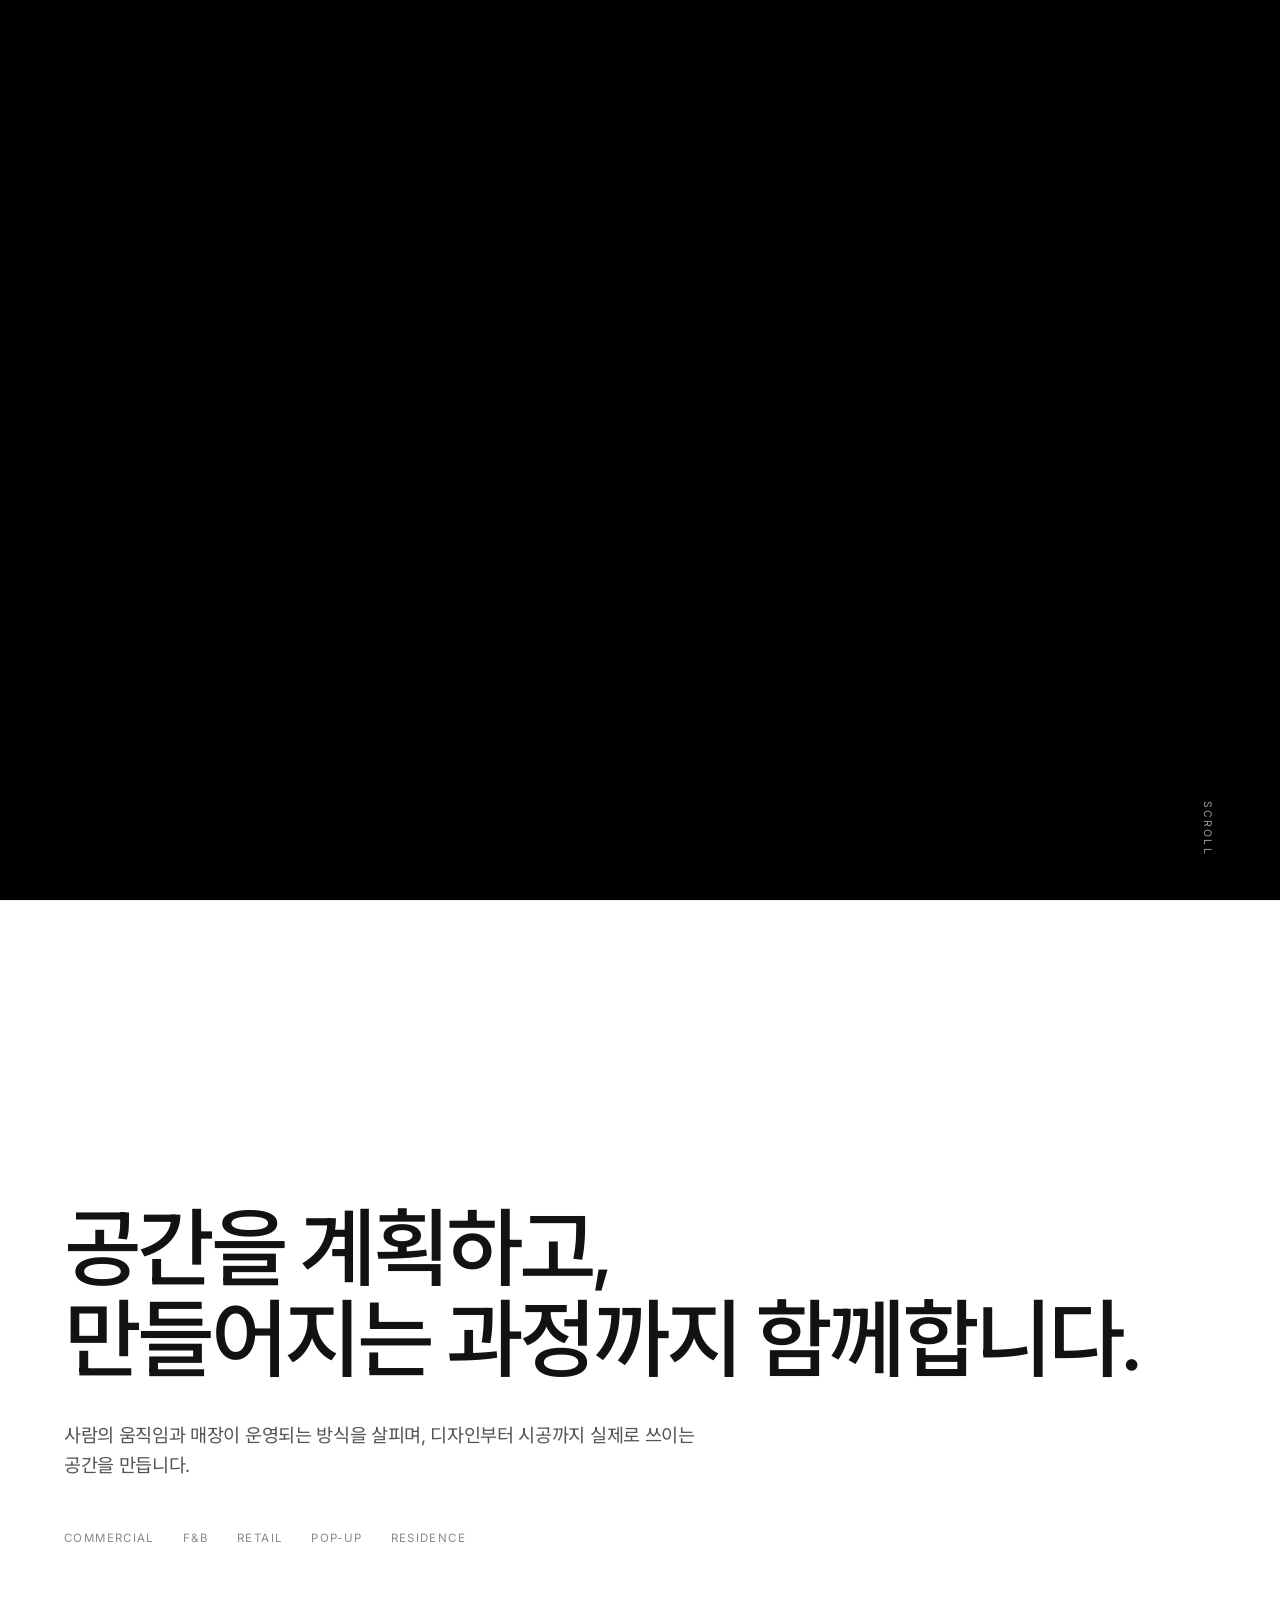
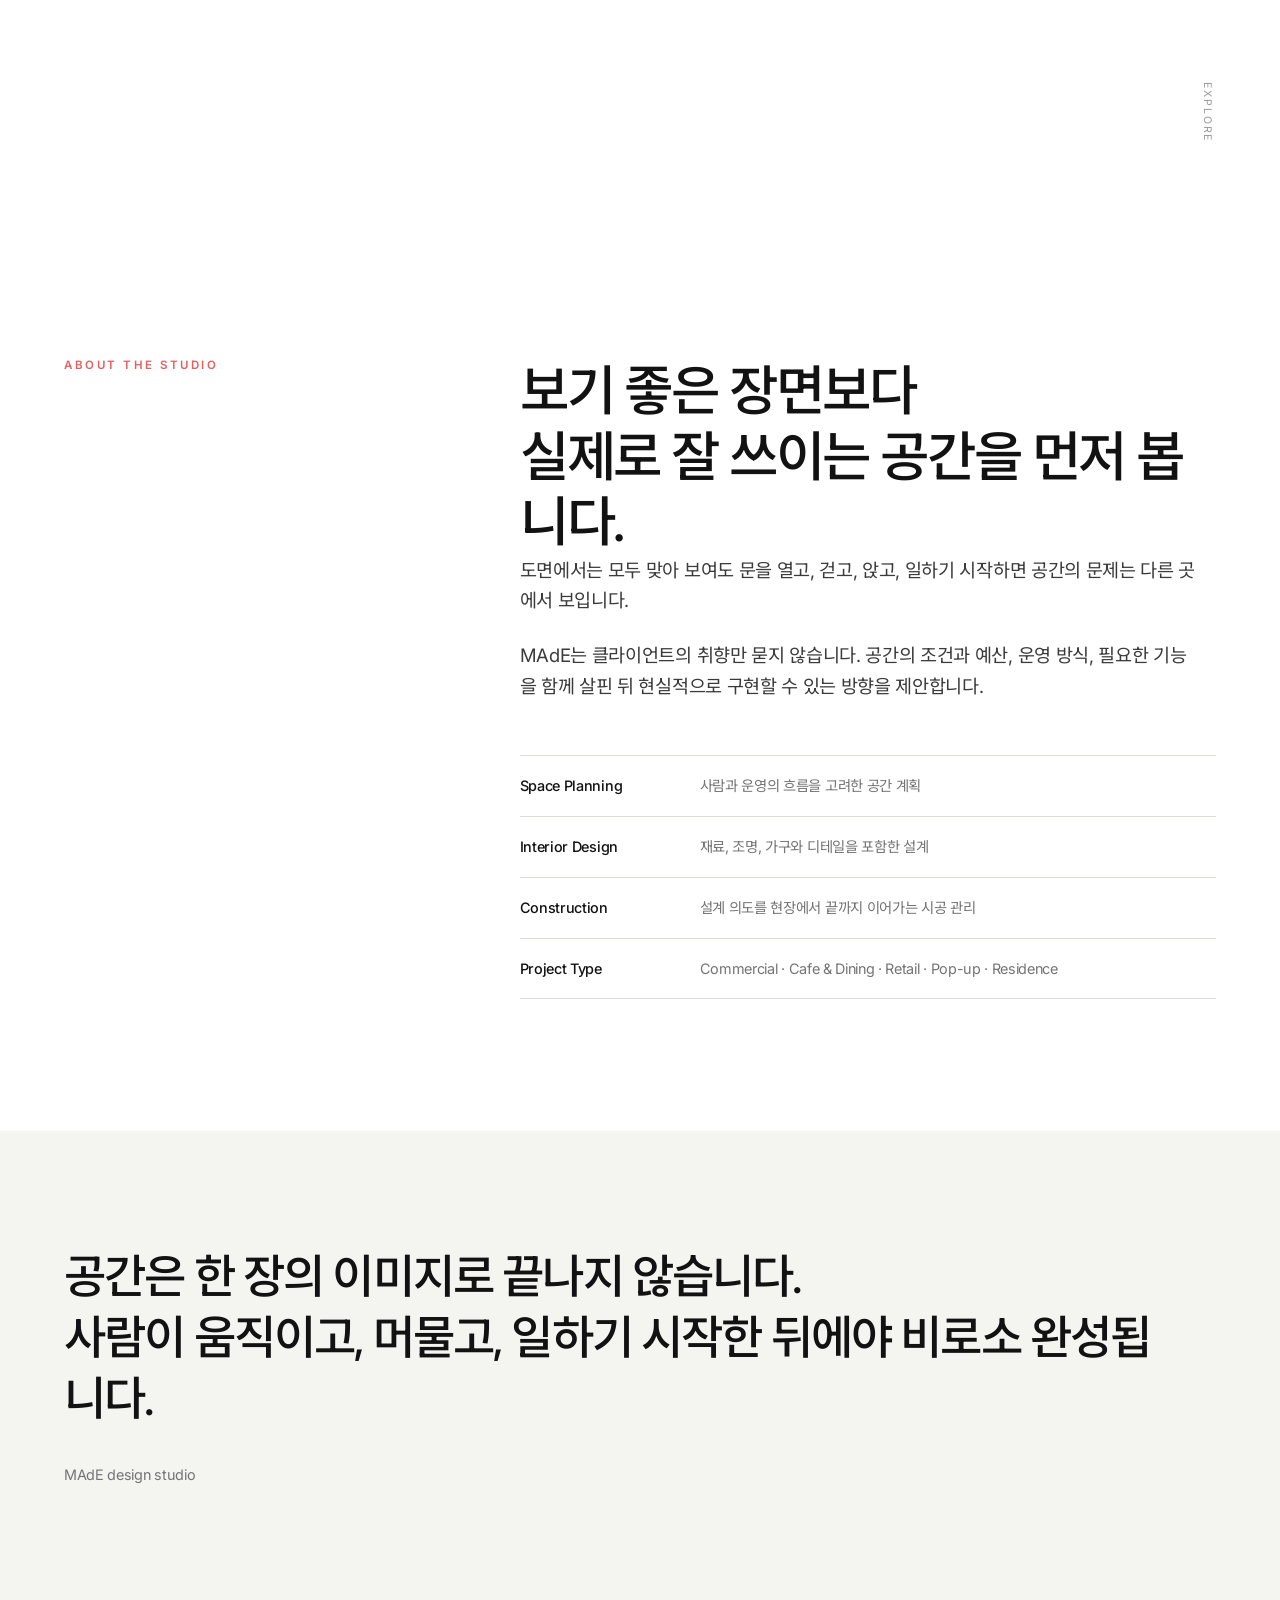
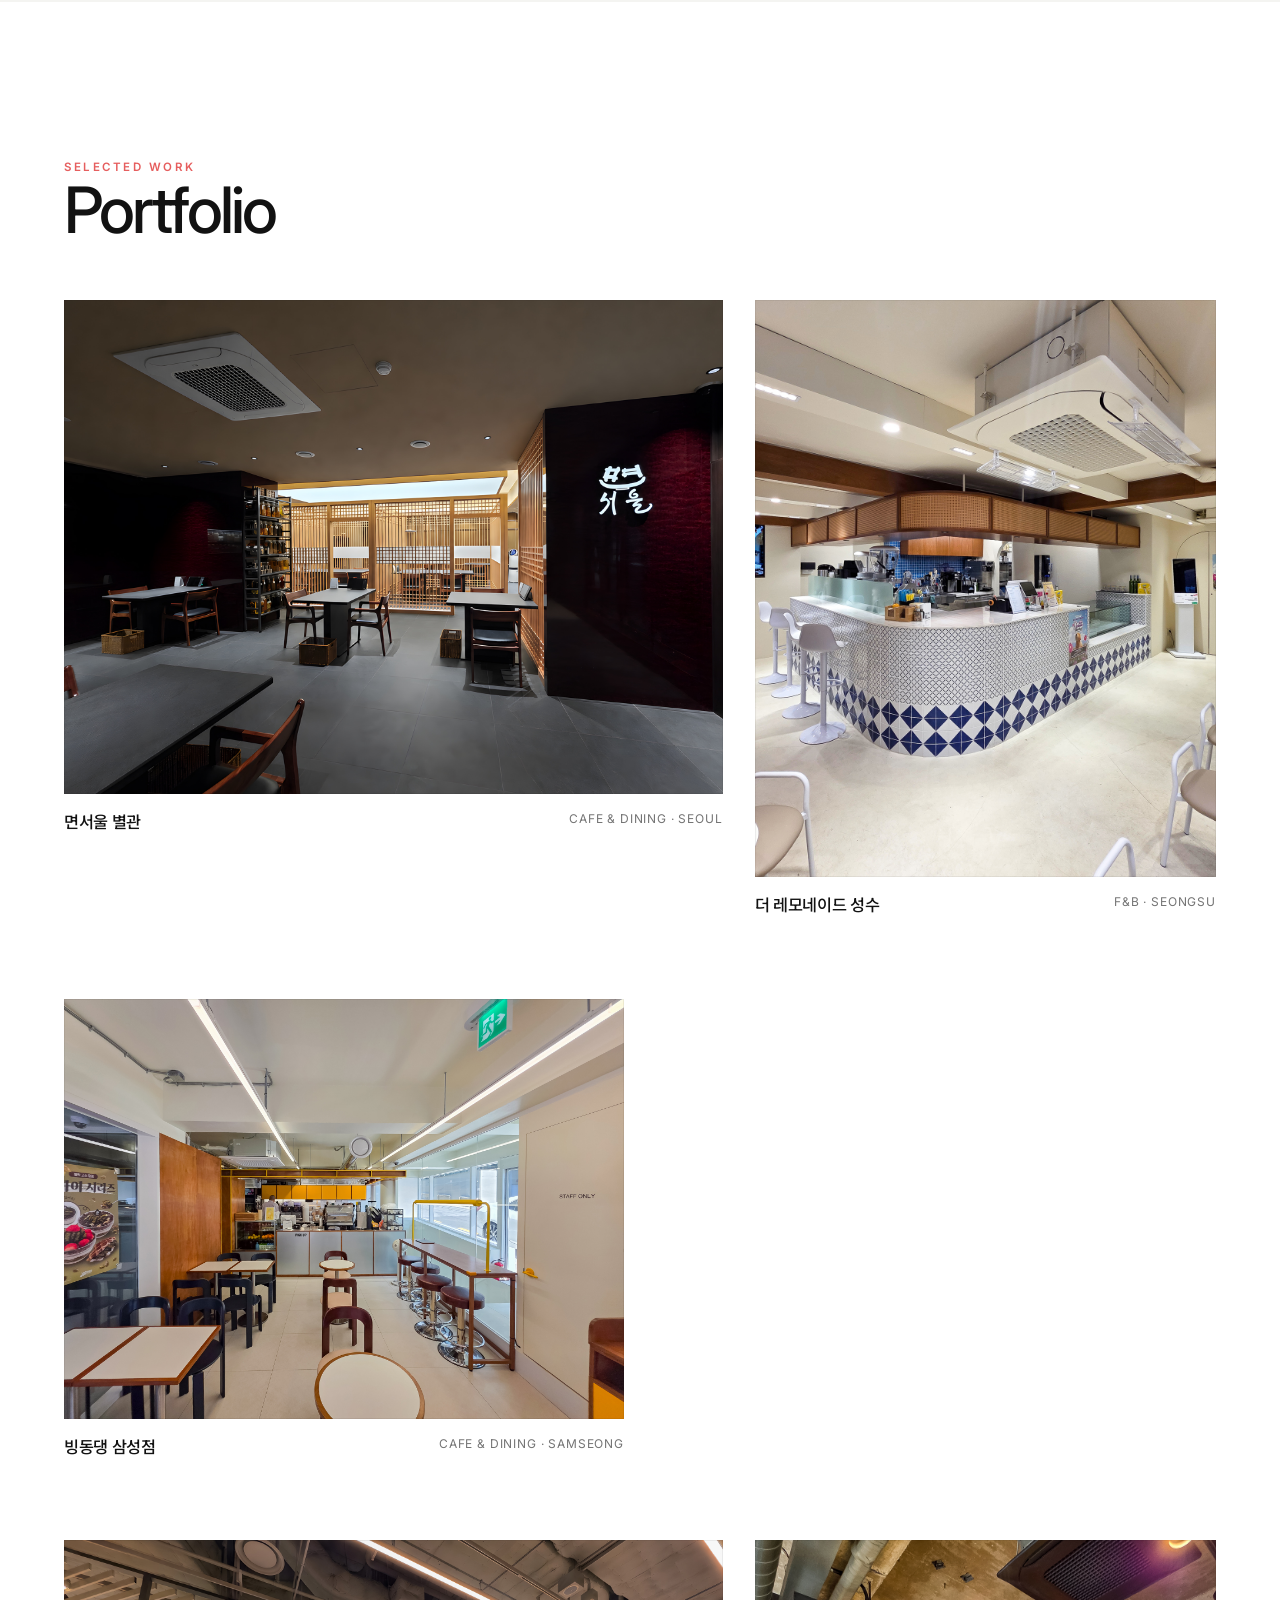
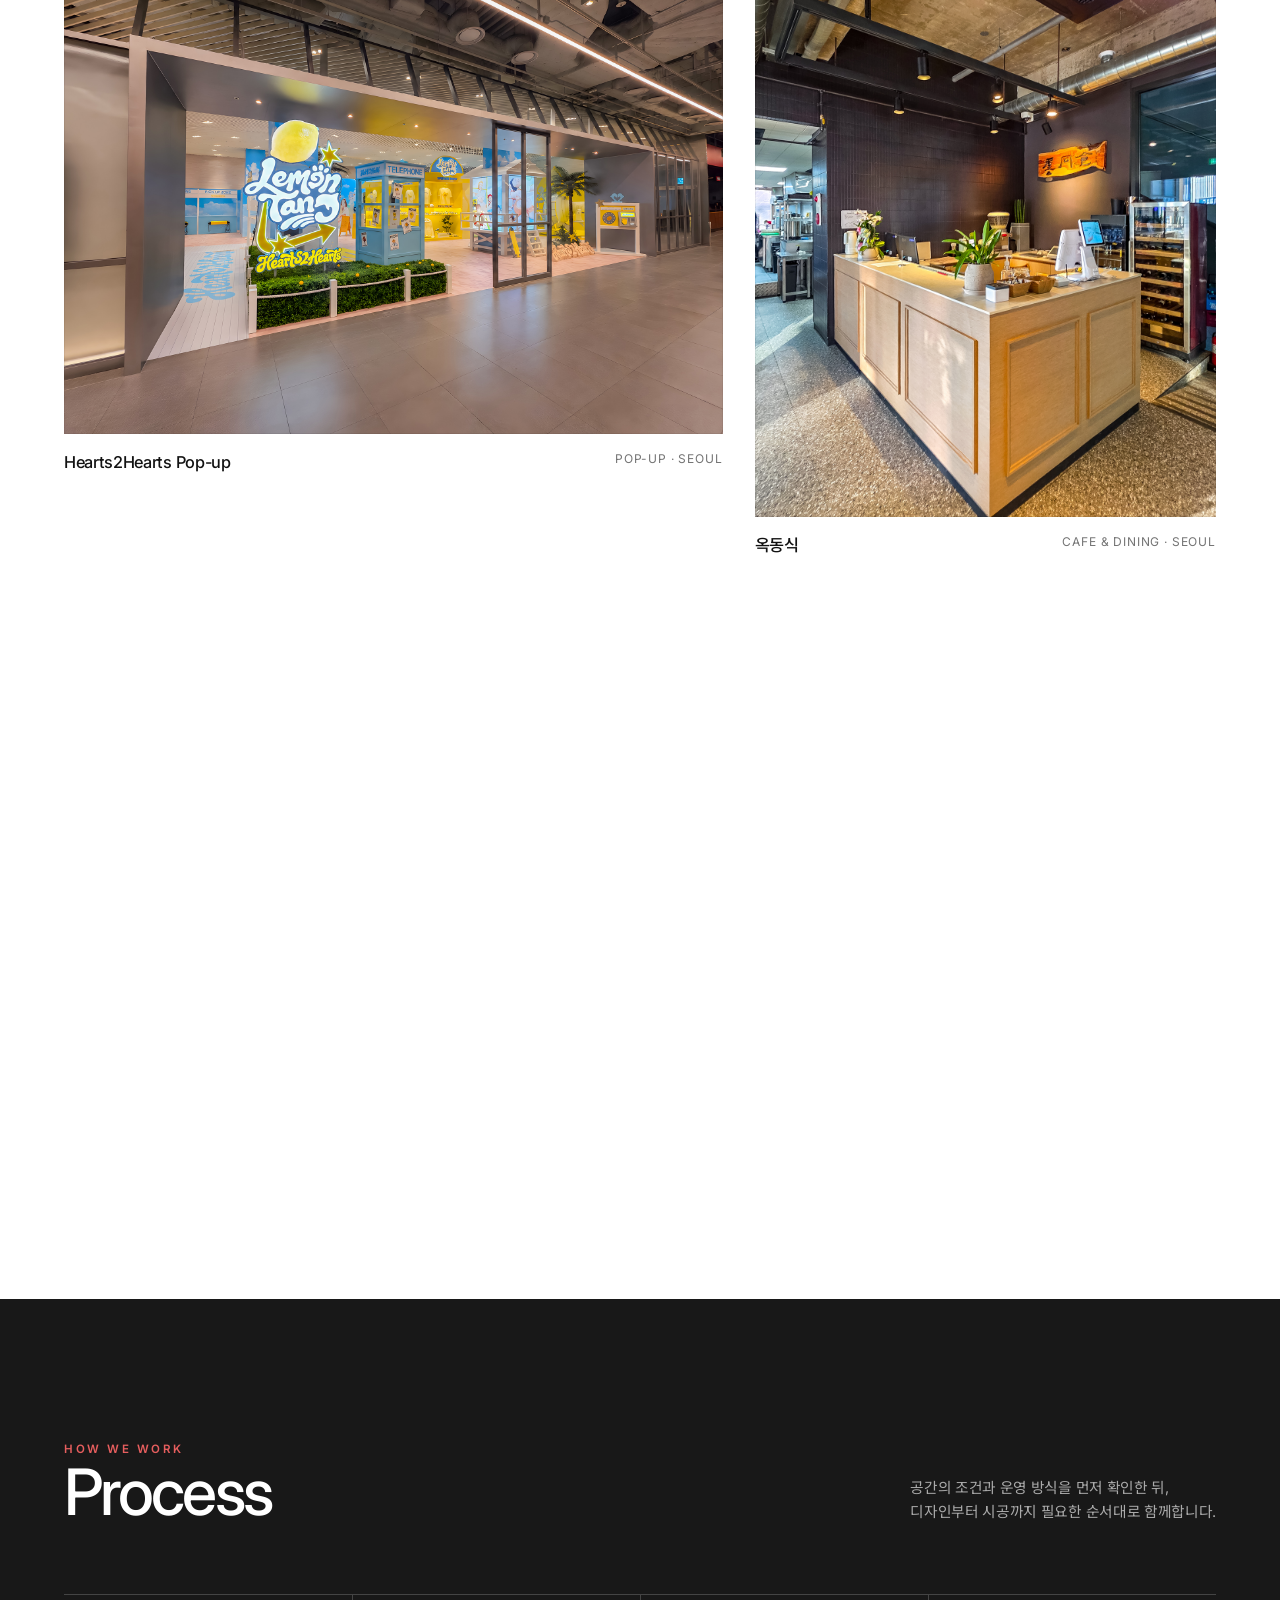
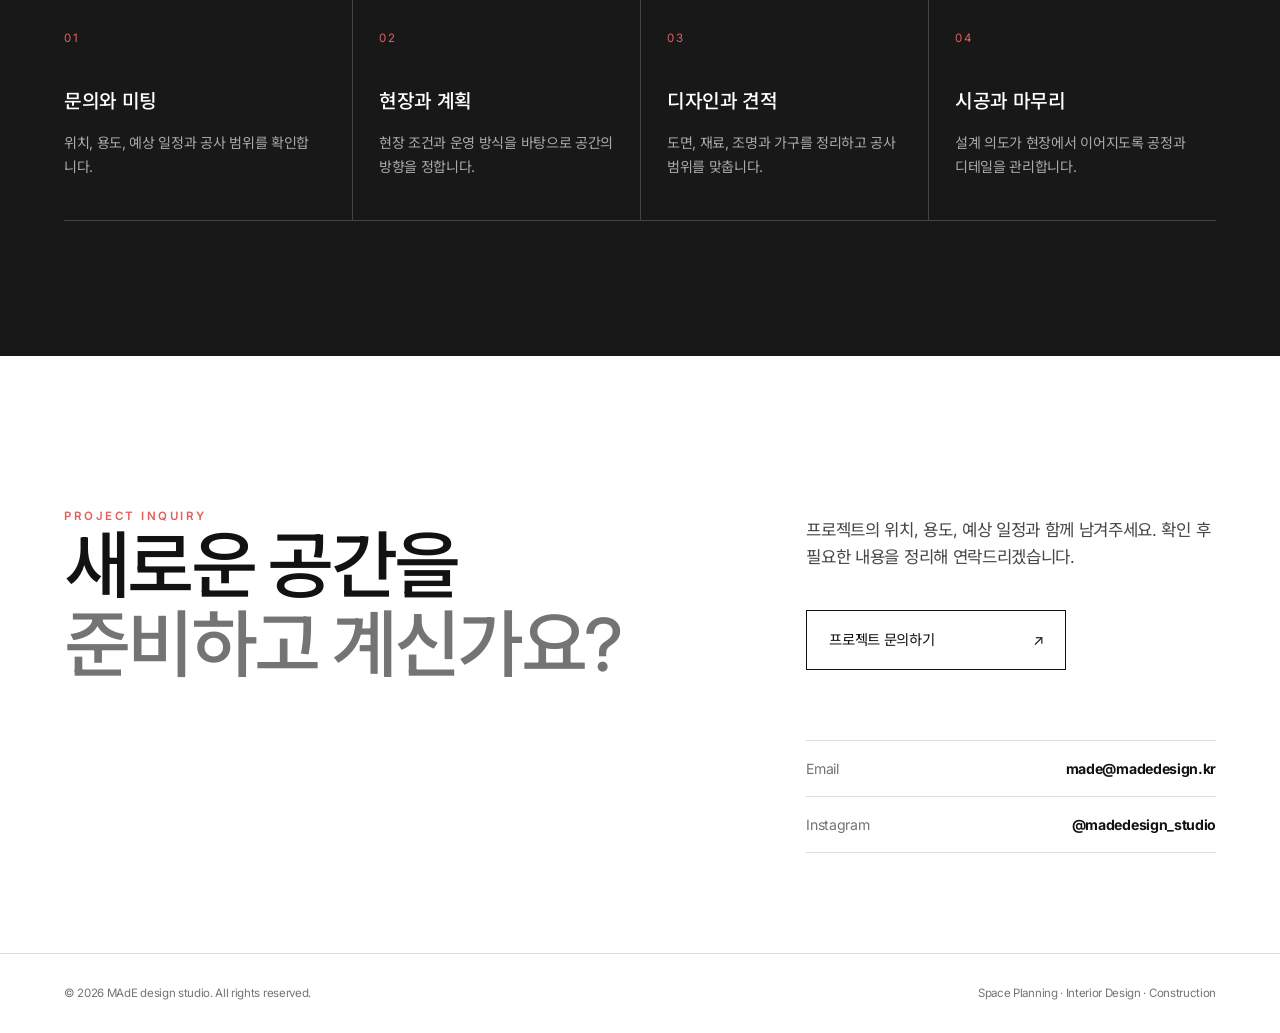
<file: index.html>
<!DOCTYPE html>
<html lang="ko">
<head>
  <meta charset="UTF-8">
  <meta name="viewport" content="width=device-width, initial-scale=1.0">
  <meta name="description" content="MAdE design studio — 공간 기획, 인테리어 설계와 시공을 함께합니다.">
  <title>MAdE design studio</title>
  <link rel="preconnect" href="https://fonts.googleapis.com">
  <link rel="preconnect" href="https://fonts.gstatic.com" crossorigin>
  <link href="https://fonts.googleapis.com/css2?family=Inter:wght@400;500;600&family=Noto+Sans+KR:wght@400;500;600&display=swap" rel="stylesheet">
  <style>
    :root{
      --ink:#121212;
      --paper:#fff;
      --stone:#f4f4f1;
      --muted:#747474;
      --line:#deded8;
      --point:#e65e5e;
      --pad:clamp(22px,5vw,76px);
      --max:1440px;
    }
    *{box-sizing:border-box;margin:0;padding:0}
    html{scroll-behavior:smooth;background:#fff;overflow-x:clip}
    body{
      font-family:'Inter','Noto Sans KR',sans-serif;
      color:var(--ink);
      background:#fff;
      line-height:1.65;
      letter-spacing:-.02em;
      -webkit-font-smoothing:antialiased;
      overflow-x:clip;
    }
    a{color:inherit;text-decoration:none}
    img{display:block;width:100%}
    button{font:inherit}
    .wrap{width:min(100%,var(--max));margin:0 auto;padding-inline:var(--pad)}
    .eyebrow{font-size:.72rem;letter-spacing:.22em;text-transform:uppercase;color:var(--point);font-weight:600}
    .reveal{opacity:0;transform:translateY(28px);transition:.8s cubic-bezier(.2,.7,.3,1)}
    .reveal.in-view{opacity:1;transform:none}

    /* navigation */
    .topbar{
      position:fixed;inset:0 0 auto 0;z-index:100;
      height:74px;display:flex;align-items:center;justify-content:space-between;
      padding-inline:var(--pad);border-bottom:1px solid transparent;
      transition:.3s ease;color:var(--ink);opacity:0;pointer-events:none;
    }
    .topbar.scrolled{background:rgba(255,255,255,.92);backdrop-filter:blur(16px);border-color:rgba(0,0,0,.08);color:var(--ink);opacity:1;pointer-events:auto}
    .wordmark{display:flex;align-items:center;gap:12px;font-size:.88rem;letter-spacing:.18em;font-weight:500}
    .wordmark img{width:auto;height:20px;filter:none}
    .topbar.scrolled .wordmark img{filter:none}
    .navlinks{display:flex;gap:34px;font-size:.8rem;letter-spacing:.03em}
    .navlinks a{position:relative;padding:8px 0}
    .navlinks a:after{content:"";position:absolute;left:0;bottom:3px;width:0;height:1px;background:currentColor;transition:.3s}
    .navlinks a:hover:after{width:100%}
    .navtoggle{display:none;border:0;background:none;color:inherit;cursor:pointer}
    .navtoggle span{display:block;width:24px;height:1px;background:currentColor;margin:6px 0}

    /* opening video sequence */
    .logo-sequence{position:relative;width:100%;min-height:100vh;min-height:100svh;background:#000}
    .logo-stage{position:relative;width:100%;height:100vh;height:100svh;overflow:hidden;background:#000}
    .opening-logo{position:absolute;inset:0;display:block;width:100%;height:100%;margin:0;padding:0;border:0;overflow:hidden;background:#000;cursor:default}
    .opening-logo img{display:none}
    .opening-logo video{position:absolute;inset:0;width:100%;height:100%;display:block;object-fit:cover;object-position:center;margin:0;padding:0;border:0;max-width:none;max-height:none;background:#000}
    .opening-scroll{position:absolute;right:var(--pad);bottom:44px;z-index:3;font-size:.66rem;letter-spacing:.2em;text-transform:uppercase;color:#9a9a9a;writing-mode:vertical-rl}
    @media(max-width:720px){
      .opening-logo video{
        object-fit:contain;
        object-position:center;
        transform:scale(1.08);
      }
    }

    /* second screen */
    .hero{min-height:100svh;position:relative;display:flex;align-items:center;background:#fff;color:var(--ink);overflow:hidden;border-top:1px solid #f1f1f1}
    .hero-content{position:relative;z-index:2;padding:150px var(--pad) 100px;width:min(100%,var(--max));margin:0 auto}
    .hero h1{font-size:clamp(2.65rem,6.6vw,6.8rem);font-weight:500;line-height:1.08;letter-spacing:-.055em;max-width:1120px}
    .hero p{margin-top:34px;font-size:clamp(1rem,1.45vw,1.2rem);max-width:650px;color:#555}
    .hero-meta{display:flex;gap:28px;flex-wrap:wrap;margin-top:48px;font-size:.72rem;letter-spacing:.12em;text-transform:uppercase;color:#8a8a8a}
    .scroll-mark{position:absolute;right:var(--pad);bottom:58px;z-index:2;font-size:.66rem;letter-spacing:.18em;text-transform:uppercase;writing-mode:vertical-rl;color:#999}

    /* intro */
    .intro{padding:150px 0 132px}
    .intro-grid{display:grid;grid-template-columns:.8fr 1.7fr;gap:clamp(48px,10vw,150px);align-items:start}
    .intro h2{font-size:clamp(2rem,4.2vw,4.5rem);font-weight:500;line-height:1.22;letter-spacing:-.04em}
    .intro-copy{padding-top:8px}
    .intro-copy p{font-size:clamp(1rem,1.45vw,1.2rem);max-width:680px;color:#3b3b3b}
    .intro-copy p+p{margin-top:24px}
    .intro-list{margin-top:54px;border-top:1px solid var(--line)}
    .intro-list div{display:grid;grid-template-columns:180px 1fr;padding:18px 0;border-bottom:1px solid var(--line);font-size:.9rem}
    .intro-list strong{font-weight:500}
    .intro-list span{color:var(--muted)}

    /* statement */
    .statement{background:var(--stone);padding:115px 0}
    .statement p{font-size:clamp(1.7rem,3.6vw,3.7rem);line-height:1.32;letter-spacing:-.04em;max-width:1120px;font-weight:500}
    .statement small{display:block;margin-top:34px;color:var(--muted);font-size:.9rem}

    /* work */
    .work{padding:150px 0}
    .section-head{display:flex;justify-content:space-between;align-items:end;gap:30px;margin-bottom:58px}
    .section-head h2{font-size:clamp(2.5rem,5vw,5rem);font-weight:500;letter-spacing:-.045em;line-height:1}
    .section-head p{max-width:420px;color:var(--muted);font-size:.92rem}
    .project-grid{display:grid;grid-template-columns:repeat(12,1fr);gap:clamp(18px,2.5vw,34px)}
    .project{grid-column:span 6;margin-bottom:48px}
    .project:nth-child(3n+1){grid-column:span 7}
    .project:nth-child(3n+2){grid-column:span 5}
    .project-media{aspect-ratio:4/3;overflow:hidden;background:#ddd;position:relative}
    .project:nth-child(3n+2) .project-media{aspect-ratio:4/5}
    .project-media img{height:100%;object-fit:cover;transition:transform .8s cubic-bezier(.2,.7,.3,1)}
    .project:hover .project-media img{transform:scale(1.025)}
    .project-media:after{content:"";position:absolute;inset:0;border:1px solid rgba(0,0,0,.06);pointer-events:none}
    .project-info{display:flex;justify-content:space-between;align-items:start;gap:20px;padding-top:15px}
    .project-name{font-size:1.02rem;font-weight:500}
    .project-meta{font-size:.75rem;letter-spacing:.07em;text-transform:uppercase;color:var(--muted);text-align:right}
    .fallback{height:100%;display:grid;place-items:center;background:linear-gradient(135deg,#efefeb,#cbc8c0);color:#777;font-size:.74rem;letter-spacing:.12em;text-transform:uppercase}

    /* process */
    .process{padding:135px 0;background:#181818;color:#fff}
    .process .section-head{margin-bottom:70px}
    .process .section-head p{color:#aaa}
    .steps{display:grid;grid-template-columns:repeat(4,1fr);border-top:1px solid #444}
    .step{padding:28px 26px 42px 0;border-bottom:1px solid #444}
    .step+.step{padding-left:26px;border-left:1px solid #444}
    .step .num{color:var(--point);font-size:.72rem;letter-spacing:.18em}
    .step h3{font-size:1.2rem;font-weight:500;margin:36px 0 14px}
    .step p{font-size:.88rem;color:#aaa;max-width:28ch}

    /* contact */
    .contact{padding:145px 0 100px}
    .contact-grid{display:grid;grid-template-columns:1.2fr .8fr;gap:clamp(50px,10vw,150px)}
    .contact h2{font-size:clamp(2.6rem,5.7vw,5.6rem);font-weight:500;line-height:1.08;letter-spacing:-.05em}
    .contact h2 span{color:var(--muted)}
    .contact-copy{padding-top:16px}
    .contact-copy p{font-size:1.05rem;color:#474747;max-width:480px}
    .cta{display:inline-flex;align-items:center;justify-content:space-between;gap:40px;margin-top:38px;padding:17px 22px;border:1px solid var(--ink);min-width:260px;font-size:.9rem;transition:.25s}
    .cta:hover{background:var(--ink);color:#fff}
    .contact-lines{margin-top:70px;border-top:1px solid var(--line)}
    .contact-lines a{display:flex;justify-content:space-between;padding:16px 0;border-bottom:1px solid var(--line);font-size:.88rem}
    .contact-lines span{color:var(--muted)}
    footer{padding:30px var(--pad);border-top:1px solid var(--line);font-size:.72rem;color:var(--muted);display:flex;justify-content:space-between;gap:20px;flex-wrap:wrap}

    @media(max-width:900px){
      .navlinks{position:fixed;top:0;right:-100%;height:100vh;width:min(82vw,340px);background:#161616;color:#fff;flex-direction:column;justify-content:center;padding:44px;gap:20px;font-size:1.1rem;transition:.35s}
      .navlinks.open{right:0}.navtoggle{display:block;z-index:2}
      .intro-grid,.contact-grid{grid-template-columns:1fr}.intro-grid{gap:38px}
      .steps{grid-template-columns:1fr 1fr}.step:nth-child(3){border-left:0;padding-left:0}.step:nth-child(3),.step:nth-child(4){border-top:0}
      .project,.project:nth-child(3n+1),.project:nth-child(3n+2){grid-column:span 6}.project:nth-child(3n+2) .project-media{aspect-ratio:4/3}
    }
    @media(max-width:620px){
      .topbar{height:66px}.hero-content{padding-bottom:52px}.hero h1{font-size:2.55rem}.scroll-mark{display:none}
      .intro,.work,.contact{padding:105px 0}.statement,.process{padding:90px 0}
      .intro-list div{grid-template-columns:1fr;gap:5px}
      .section-head{display:block}.section-head p{margin-top:20px}
      .project,.project:nth-child(n){grid-column:span 12;margin-bottom:24px}
      .project:nth-child(n) .project-media{aspect-ratio:4/3}
      .steps{grid-template-columns:1fr}.step+.step{border-left:0;padding-left:0}.step{padding-right:0}
      .project-info{display:block}.project-meta{text-align:left;margin-top:4px}
    }
    @media(prefers-reduced-motion:reduce){*{scroll-behavior:auto!important;transition:none!important}.reveal{opacity:1;transform:none}}
  </style>
</head>
<body>
  <nav class="topbar" id="topbar">
    <a class="wordmark" href="#top">
      <img src="[data-uri]" alt="MAdE design studio">
    </a>
    <div class="navlinks" id="navlinks">
      <a href="#about">About</a>
      <a href="#work">Portfolio</a>
      <a href="#process">Process</a>
      <a href="#contact">Contact</a>
    </div>
    <button class="navtoggle" id="navtoggle" aria-label="메뉴 열기"><span></span><span></span></button>
  </nav>

  <section class="logo-sequence intro-scroll" id="top" aria-label="MAdE design studio video opening">
    <div class="logo-stage intro-sticky">
      <div class="opening-logo intro-video-wrap" id="openingLogo" aria-label="MAdE 로고 인트로">
        <video id="introVideo" src="assets/intro_logo_black.mp4" autoplay muted playsinline preload="auto" aria-label="MAdE 로고 인트로 영상"></video>
        <img src="[data-uri]" alt="MAdE design studio — Space Planning Interior Design Studio">
      </div>
      <div class="opening-scroll">Scroll</div>
    </div>
  </section>

  <header class="hero" id="second-screen">
    <div class="hero-content">
      <h1>공간을 계획하고,<br>만들어지는 과정까지 함께합니다.</h1>
      <p>사람의 움직임과 매장이 운영되는 방식을 살피며, 디자인부터 시공까지 실제로 쓰이는 공간을 만듭니다.</p>
      <div class="hero-meta"><span>Commercial</span><span>F&amp;B</span><span>Retail</span><span>Pop-up</span><span>Residence</span></div>
    </div>
    <div class="scroll-mark">Explore</div>
  </header>

  <main>
    <section class="intro" id="about">
      <div class="wrap intro-grid">
        <div><span class="eyebrow">About the studio</span></div>
        <div class="intro-copy reveal">
          <h2>보기 좋은 장면보다<br>실제로 잘 쓰이는 공간을 먼저 봅니다.</h2>
          <p>도면에서는 모두 맞아 보여도 문을 열고, 걷고, 앉고, 일하기 시작하면 공간의 문제는 다른 곳에서 보입니다.</p>
          <p>MAdE는 클라이언트의 취향만 묻지 않습니다. 공간의 조건과 예산, 운영 방식, 필요한 기능을 함께 살핀 뒤 현실적으로 구현할 수 있는 방향을 제안합니다.</p>
          <div class="intro-list">
            <div><strong>Space Planning</strong><span>사람과 운영의 흐름을 고려한 공간 계획</span></div>
            <div><strong>Interior Design</strong><span>재료, 조명, 가구와 디테일을 포함한 설계</span></div>
            <div><strong>Construction</strong><span>설계 의도를 현장에서 끝까지 이어가는 시공 관리</span></div>
            <div><strong>Project Type</strong><span>Commercial · Cafe &amp; Dining · Retail · Pop-up · Residence</span></div>
          </div>
        </div>
      </div>
    </section>

    <section class="statement">
      <div class="wrap">
        <p class="reveal">공간은 한 장의 이미지로 끝나지 않습니다.<br>사람이 움직이고, 머물고, 일하기 시작한 뒤에야 비로소 완성됩니다.</p>
        <small>MAdE design studio</small>
      </div>
    </section>

    <section class="work" id="work">
      <div class="wrap">
        <div class="section-head">
          <div><span class="eyebrow">Selected work</span><h2>Portfolio</h2></div>
        </div>
        <div class="project-grid">
          <article class="project reveal">
            <div class="project-media"><img src="images/myeonseoul.jpg" alt="면서울 별관 공간 전경"></div>
            <div class="project-info"><div class="project-name">면서울 별관</div><div class="project-meta">Cafe &amp; Dining · Seoul</div></div>
          </article>
          <article class="project reveal">
            <div class="project-media"><img src="images/lemonade.jpg" alt="더 레모네이드 서울 매장 전경"></div>
            <div class="project-info"><div class="project-name">더 레모네이드 성수</div><div class="project-meta">F&amp;B · Seongsu</div></div>
          </article>
          <article class="project reveal">
            <div class="project-media"><img src="images/bingdongdang.jpg" alt="빙동댕 삼성 매장 전경"></div>
            <div class="project-info"><div class="project-name">빙동댕 삼성점</div><div class="project-meta">Cafe &amp; Dining · Samseong</div></div>
          </article>
          <article class="project reveal">
            <div class="project-media"><img src="images/hearts2hearts.jpg" alt="하츠투하츠 팝업 공간 전경"></div>
            <div class="project-info"><div class="project-name">Hearts2Hearts Pop-up</div><div class="project-meta">Pop-up · Seoul</div></div>
          </article>
          <article class="project reveal">
            <div class="project-media"><img src="images/okdongsik.jpg" alt="옥동식 매장 전경"></div>
            <div class="project-info"><div class="project-name">옥동식</div><div class="project-meta">Cafe &amp; Dining · Seoul</div></div>
          </article>
          <article class="project reveal">
            <div class="project-media"><img src="images/oldferrydonut.jpg" alt="Old Ferry Donut 매장 전경"></div>
            <div class="project-info"><div class="project-name">Old Ferry Donut</div><div class="project-meta">Retail · Seoul</div></div>
          </article>
        </div>
      </div>
    </section>

    <section class="process" id="process">
      <div class="wrap">
        <div class="section-head">
          <div><span class="eyebrow">How we work</span><h2>Process</h2></div>
          <p>공간의 조건과 운영 방식을 먼저 확인한 뒤,<br>
            디자인부터 시공까지 필요한 순서대로 함께합니다.</p>
        </div>
        <div class="steps">
          <div class="step"><span class="num">01</span><h3>문의와 미팅</h3><p>위치, 용도, 예상 일정과 공사 범위를 확인합니다.</p></div>
          <div class="step"><span class="num">02</span><h3>현장과 계획</h3><p>현장 조건과 운영 방식을 바탕으로 공간의 방향을 정합니다.</p></div>
          <div class="step"><span class="num">03</span><h3>디자인과 견적</h3><p>도면, 재료, 조명과 가구를 정리하고 공사 범위를 맞춥니다.</p></div>
          <div class="step"><span class="num">04</span><h3>시공과 마무리</h3><p>설계 의도가 현장에서 이어지도록 공정과 디테일을 관리합니다.</p></div>
        </div>
      </div>
    </section>

    <section class="contact" id="contact">
      <div class="wrap contact-grid">
        <div>
          <span class="eyebrow">Project inquiry</span>
          <h2>새로운 공간을<br><span>준비하고 계신가요?</span></h2>
        </div>
        <div class="contact-copy">
          <p>프로젝트의 위치, 용도, 예상 일정과 함께 남겨주세요. 확인 후 필요한 내용을 정리해 연락드리겠습니다.</p>
          <a class="cta" href="https://form.naver.com/response/6KIwHGo61xIYTP5_tg3XJg" target="_blank" rel="noopener"><span>프로젝트 문의하기</span><span>↗</span></a>
          <div class="contact-lines">
            <a href="mailto:made@madedesign.kr"><span>Email</span><strong>made@madedesign.kr</strong></a>
            <a href="https://www.instagram.com/madedesign_studio" target="_blank" rel="noopener"><span>Instagram</span><strong>@madedesign_studio</strong></a>
          </div>
        </div>
      </div>
    </section>
  </main>

  <footer><span>© 2026 MAdE design studio. All rights reserved.</span><span>Space Planning · Interior Design · Construction</span></footer>

  <script>
    const topbar=document.getElementById('topbar');
    const toggle=document.getElementById('navtoggle');
    const links=document.getElementById('navlinks');
    toggle.addEventListener('click',()=>links.classList.toggle('open'));
    links.querySelectorAll('a').forEach(a=>a.addEventListener('click',()=>links.classList.remove('open')));
    const observer=new IntersectionObserver(entries=>entries.forEach(entry=>{if(entry.isIntersecting){entry.target.classList.add('in-view');observer.unobserve(entry.target)}}),{threshold:.15});
    document.querySelectorAll('.reveal').forEach(el=>observer.observe(el));

    // Time-based autoplay intro followed by ordinary page scrolling
    var logoSequence = document.querySelector('.logo-sequence');
    var introVideo = document.getElementById('introVideo');
    var touchStartY = null;

    function startIntro(){
      introVideo.playbackRate = 1.7;
      introVideo.play().catch(function(){});
    }

    function moveIntroSlightly(distance){
      var limit = window.innerHeight * .22;
      var remaining = Math.max(0, limit - window.scrollY);
      if(remaining > 0) window.scrollBy({top:Math.min(40, distance, remaining),behavior:'smooth'});
    }

    function handleIntroWheel(event){
      if(introVideo.ended || event.deltaY <= 0) return;
      event.preventDefault();
      moveIntroSlightly(Math.max(16, event.deltaY * .2));
    }

    function handleIntroTouchStart(event){
      if(introVideo.ended || !event.touches.length) return;
      touchStartY = event.touches[0].clientY;
    }

    function handleIntroTouchMove(event){
      if(introVideo.ended || touchStartY === null || !event.touches.length) return;
      var currentY = event.touches[0].clientY;
      var distance = touchStartY - currentY;
      touchStartY = currentY;
      if(distance <= 0) return;
      event.preventDefault();
      moveIntroSlightly(distance * .35);
    }

    function updateNavigation(){
      topbar.classList.toggle('scrolled', window.scrollY >= window.innerHeight * .35);
    }

    introVideo.addEventListener('ended', function(){
      logoSequence.classList.add('video-ended');
    }, {once:true});
    if(introVideo.readyState >= 1) startIntro();
    else introVideo.addEventListener('loadedmetadata', startIntro, {once:true});
    window.addEventListener('wheel', handleIntroWheel, {passive:false});
    window.addEventListener('touchstart', handleIntroTouchStart, {passive:true});
    window.addEventListener('touchmove', handleIntroTouchMove, {passive:false});
    window.addEventListener('touchend', function(){ touchStartY = null; }, {passive:true});
    window.addEventListener('scroll', updateNavigation, {passive:true});
    window.addEventListener('resize', updateNavigation);
    updateNavigation();
  </script>
</body>
</html>
</file>
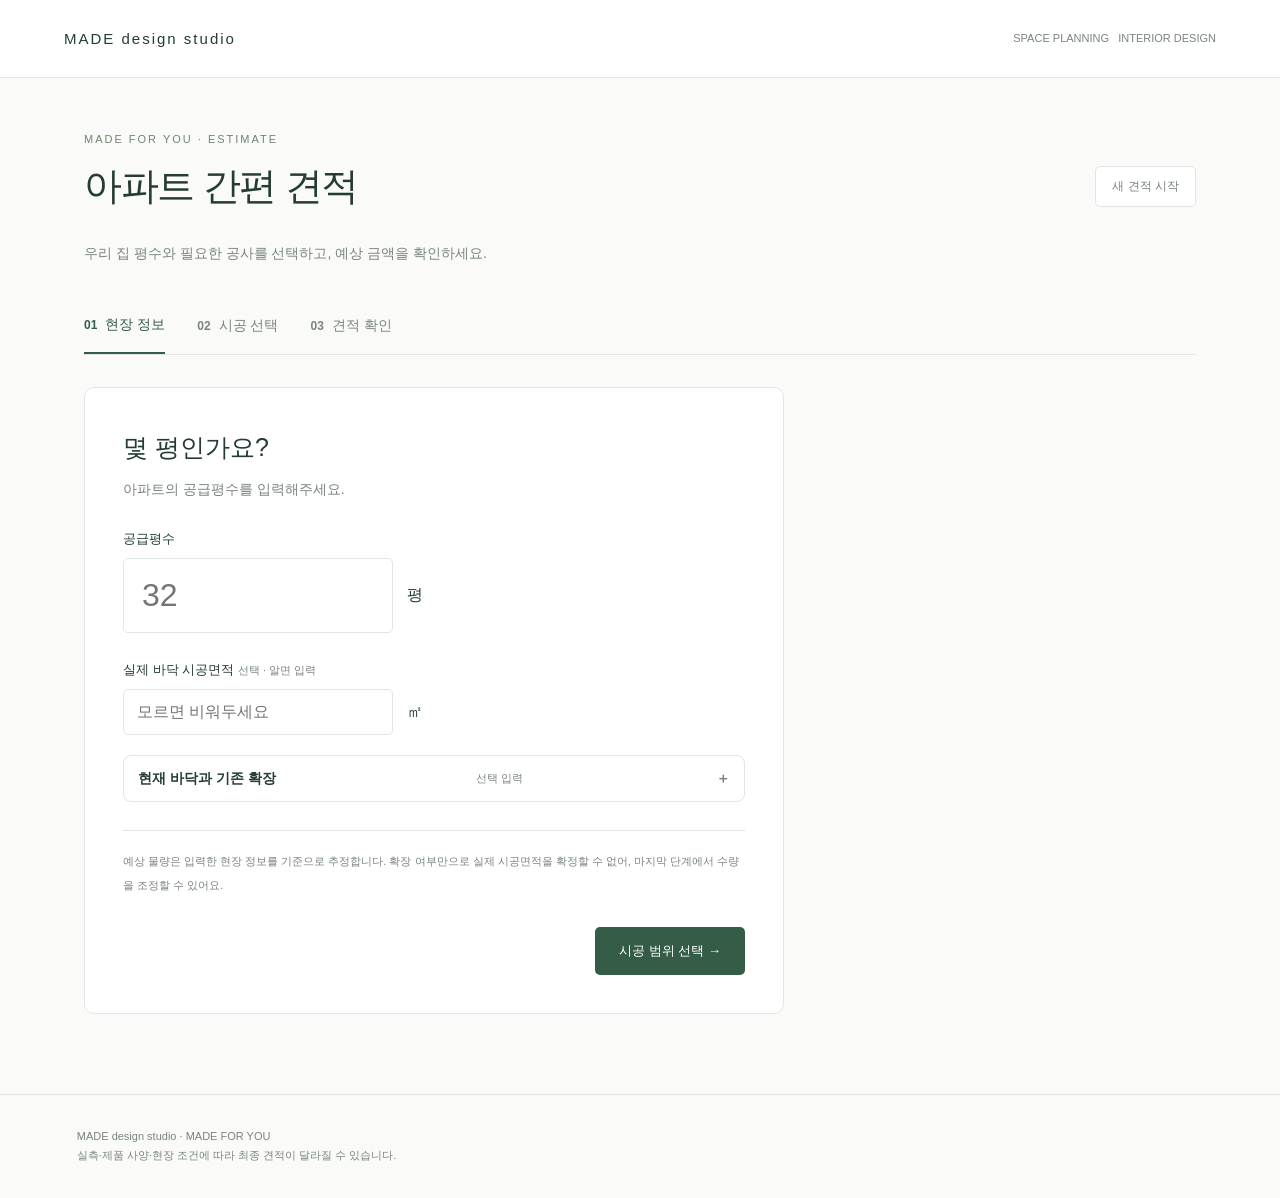
<file: apartment-estimate/index.html>
<!doctype html><html lang="ko"><head><meta charset="utf-8"><meta name="viewport" content="width=device-width,initial-scale=1"><title>MADE | 아파트 간편 견적</title><script src="./estimate-xlsx.js" type="module"></script><script src="./estimate-ui.js" type="module"></script><style>
:root{--ink:#243c32;--muted:#79847e;--line:#e1e6e0;--accent:#345c46;--tint:#f0f5ee}*{box-sizing:border-box}body{margin:0;font-family:Arial,'Apple SD Gothic Neo','Malgun Gothic',sans-serif;color:var(--ink);background:#fafbf8}button,input,textarea{font:inherit}button,a,input{outline-offset:4px}button{cursor:pointer}header{height:78px;background:#fff;border-bottom:1px solid var(--line);display:flex;align-items:center;justify-content:space-between;padding:0 max(5%,calc((100vw - 1160px)/2));font-size:13px}header span:first-child{font-size:15px;letter-spacing:2px}header small{color:var(--muted)}main{max-width:1160px;margin:55px auto;padding:0 24px}.kicker{letter-spacing:2px;font-size:11px;color:#718473}h1{font-size:38px;font-weight:500;letter-spacing:-1.5px;margin:16px 0}h2{font-weight:500;font-size:25px;margin:5px 0 10px}h3{font-weight:500;font-size:20px;margin:0 0 22px}p{line-height:1.7;color:var(--muted);font-size:14px}.heading{display:flex;align-items:center;justify-content:space-between}.reset{background:#fff;border:1px solid var(--line);border-radius:5px;padding:11px 16px;font-size:12px;color:var(--muted)}nav{display:flex;border-bottom:1px solid var(--line);margin:32px 0;gap:32px}nav button{padding:18px 0;border:0;background:none;color:var(--muted);font-size:14px}nav button.active{color:var(--accent);border-bottom:2px solid var(--accent)}nav b{font-size:12px;margin-right:8px} .layout{display:grid;grid-template-columns:minmax(0,1fr) 310px;gap:26px;align-items:start}.box{padding:30px;background:white;border:1px solid var(--line);border-radius:10px}.step[hidden],.layout[hidden],aside[hidden]{display:none}label.title{display:block;font-size:13px;margin:28px 0 10px}.area-wrap{display:flex;align-items:center;gap:14px;max-width:300px}input[type=number]{border:1px solid var(--line);padding:13px;width:100%;border-radius:5px;color:var(--ink);background:#fff}#area{font-size:32px;padding:18px}small{font-size:11px;color:var(--muted);line-height:1.7}.options{display:flex;gap:10px;flex-wrap:wrap}.opt{border:1px solid var(--line);padding:14px 20px;border-radius:5px;font-size:13px;cursor:pointer;display:flex;gap:8px;align-items:center}.opt:has(:checked){border-color:var(--accent);background:var(--tint)}input[type=checkbox],input[type=radio]{accent-color:var(--accent)}.actions{display:flex;justify-content:space-between;margin-top:30px;gap:15px}.primary,.secondary{border:0;border-radius:5px;padding:15px 24px;background:var(--accent);color:#fff;font-size:13px}.secondary{background:#edf1e9;color:var(--ink)}.start{max-width:700px;padding:38px}.intro-note{margin-top:28px;border-top:1px solid var(--line);padding-top:18px}details.group{background:#fff;border:1px solid var(--line);border-radius:8px;margin-bottom:12px;overflow:hidden}summary{cursor:pointer;list-style:none;display:flex;align-items:center;justify-content:space-between;padding:19px 21px;font-size:14px;gap:12px}summary:after{content:'＋';color:var(--muted)}details[open]>summary:after{content:'−'}details[open]>summary{background:var(--tint)}.group .body{padding:20px}.grid{display:grid;grid-template-columns:1fr 1fr;gap:10px}.card{position:relative;border:1px solid var(--line);border-radius:6px;padding:17px;cursor:pointer;display:block}.card:has(:checked){border-color:var(--accent);background:#f5f8f2}.card input{position:absolute;right:13px;top:15px}.card strong{display:block;font-size:13px;font-weight:500;margin-right:20px}.card small{display:block;margin-top:8px;min-height:19px}.card .amount{margin-top:12px;font-size:13px;color:var(--accent)}.section-note{font-size:12px;color:var(--muted);padding:0 0 12px;line-height:1.7}.group-total{margin-left:auto;font-size:12px;color:var(--muted)}aside{position:sticky;top:24px}.bill{display:flex;justify-content:space-between;gap:10px;font-size:12px;margin:15px 0}.bill b{font-weight:500}.big-total{font-size:29px;letter-spacing:-1px;color:var(--accent);margin:12px 0 6px;font-weight:600}.divider{border:0;border-top:1px solid var(--line);margin:22px 0}.full{width:100%;margin-top:10px;text-align:center;display:block;text-decoration:none}.badge{display:inline-block;color:#587251;background:var(--tint);padding:5px 8px;border-radius:3px;font-size:10px}.selected-list{font-size:12px;margin-top:18px;line-height:1.8;color:var(--muted)}.tiny-details summary{padding:8px 0;font-size:11px;color:var(--muted)}.tiny-details p{font-size:11px}.review-card{border:1px solid var(--line);border-radius:6px;padding:19px;margin:12px 0}.review-head{display:flex;justify-content:space-between;gap:15px;font-size:14px}.quantity{flex-wrap:wrap;display:flex;gap:10px;align-items:center;font-size:12px;margin-top:16px}.quantity label{min-width:120px}.quantity input{width:90px;padding:9px}.remove{border:0;background:none;color:#89938b;text-decoration:underline;font-size:11px;padding:0}.review-card small{display:block;margin-top:9px}.helper{border:1px solid #dde4d5;border-radius:6px;padding:14px 18px;background:#f0f4e9;font-size:12px;line-height:1.8;margin-bottom:20px}textarea{width:100%;min-height:100px;border:1px solid var(--line);border-radius:5px;padding:14px}footer{margin-top:80px;border-top:1px solid var(--line);padding:32px 6%;font-size:11px;color:var(--muted);line-height:1.8}#status{font-size:12px;color:var(--accent)}.mobile-total{display:none}@media(max-width:760px){body{padding-bottom:85px}.mobile-total{display:flex;position:fixed;bottom:0;left:0;right:0;z-index:10;align-items:center;justify-content:space-between;padding:14px 18px;background:#fff;border-top:1px solid var(--line);box-shadow:0 -4px 20px #243c3208}.mobile-total span{font-size:11px}.mobile-total b{display:block;font-size:22px;margin-top:5px;color:var(--accent)}header{height:64px;padding:0 22px}header small{display:none}main{margin:30px auto;padding:0 18px}h1{font-size:30px}.layout{grid-template-columns:1fr}.box,.start{padding:22px}.grid{grid-template-columns:1fr 1fr}.card{padding:14px}.card strong{font-size:12px}aside{position:static}nav{gap:20px}nav button{font-size:12px}.big-total{font-size:30px}.heading{gap:10px}.reset{font-size:11px;padding:9px}.actions .primary{flex:1}}.mobile-total:has(#mobileAmount:empty){display:none}@media print{.mobile-total{display:none!important}header,nav,.actions,.reset,.remove,.full,footer{display:none!important}.layout{display:block}aside{position:static;break-inside:avoid}.review-card{break-inside:avoid}.box{border:0}main{margin:0}.step[hidden]{display:none!important}}
.site-details{margin:20px 0;border:1px solid var(--line);border-radius:8px;padding:0 14px 14px}.site-details:not([open]){padding-bottom:0}.site-details summary{cursor:pointer;padding:13px 0;color:var(--ink);font-weight:700}.site-details summary small{margin-inline-start:8px;color:var(--muted);font-weight:400}#summaryPrint:disabled{opacity:.55;cursor:default}
</style></head><body><header><span>MADE design studio</span><small>SPACE PLANNING &nbsp; INTERIOR DESIGN</small></header><main><div class="kicker">MADE FOR YOU · ESTIMATE</div><div class="heading"><h1>아파트 간편 견적</h1><button class="reset" id="reset">새 견적 시작</button></div><p>우리 집 평수와 필요한 공사를 선택하고, 예상 금액을 확인하세요.</p><nav aria-label="견적 작성 단계"><button data-step="0" class="active"><b>01</b>현장 정보</button><button data-step="1"><b>02</b>시공 선택</button><button data-step="2"><b>03</b>견적 확인</button></nav><div id="status" role="status"></div><section id="start" class="box start step"><h2>몇 평인가요?</h2><p>아파트의 공급평수를 입력해주세요.</p><label class="title" for="area">공급평수</label><div class="area-wrap"><input id="area" type="number" min="1" max="150" step="0.1" placeholder="32" required><span>평</span></div><label class="title" for="actualFloor">실제 바닥 시공면적 <small>선택 · 알면 입력</small></label><div class="area-wrap"><input id="actualFloor" type="number" min="0.01" max="1000" step="0.01" placeholder="모르면 비워두세요"><span>㎡</span></div><details class="site-details"><summary>현재 바닥과 기존 확장 <small>선택 입력</small></summary><label class="title">현재 바닥</label><div class="options"><label class="opt"><input type="radio" name="existing" value="장판">장판</label><label class="opt"><input type="radio" name="existing" value="강마루">강마루</label><label class="opt"><input type="radio" name="existing" value="강화마루">강화마루</label><label class="opt"><input type="radio" name="existing" value="모름">확인 필요</label></div><label class="title">이미 확장된 공간 <small>복수 선택</small></label><div class="options"><label class="opt"><input type="checkbox" name="expanded" value="거실">거실</label><label class="opt"><input type="checkbox" name="expanded" value="안방">안방</label><label class="opt"><input type="checkbox" name="expanded" value="방">방</label></div></details><p class="intro-note"><small>예상 물량은 입력한 현장 정보를 기준으로 추정합니다. 확장 여부만으로 실제 시공면적을 확정할 수 없어, 마지막 단계에서 수량을 조정할 수 있어요.</small></p><div class="actions"><span></span><button class="primary" id="toSelect">시공 범위 선택 →</button></div></section><div class="layout" id="workspace" hidden><section><div class="step" id="selectStep"><h2>필요한 시공을 골라주세요.</h2><p>공종을 펼쳐 항목을 선택하면 오른쪽 예상 금액에 바로 반영됩니다.</p><div id="categories"></div><div class="actions"><button class="secondary" data-go="0">이전</button><button class="primary" data-go="2">자재·수량 확인 →</button></div></div><div class="step" id="reviewStep" hidden><h2>자재와 수량을 확인해주세요.</h2><p>평수로 추정한 물량을 확인하고 필요한 수량으로 조정하세요.</p><div class="helper">공급평수 <b id="reviewArea"></b> · <span id="reviewState"></span><br>필요한 작업비를 함께 반영했습니다. 별도 확인이 필요한 항목은 아래에 표시합니다.</div><div id="review"></div><div id="commonReview"></div><label class="title" for="memo">추가 요청사항</label><textarea id="memo" placeholder="유지하고 싶은 부분이나 추가 요청사항을 적어주세요."></textarea><div class="actions"><button class="secondary" data-go="1">시공 선택으로</button><button class="primary" id="print">견적 인쇄 / PDF</button></div></div></section><aside class="box" aria-label="예상 견적 요약"><span class="badge" id="areaTag"></span><h3 style="margin-top:18px">견적 요약</h3><div class="bill"><span>선택 공사비</span><b id="direct"></b></div><label class="opt" style="padding:8px 0;border:0"><input type="checkbox" id="includeCommon" checked>현장 공통 작업비 포함</label><div class="bill"><span>공통 작업비</span><b id="commonTotal"></b></div><details class="tiny-details"><summary>공통 작업비 내역</summary><div id="commonItems"></div></details><div class="bill"><span>간접공사비</span><b id="fees"></b></div><hr class="divider"><span style="font-size:12px" id="totalLabel">예상 합계</span><div class="big-total" id="total" aria-live="polite">0원</div><small id="taxNote">부가세 별도</small><label class="opt" style="border:0;padding:14px 0;font-size:12px"><input id="vat" type="checkbox">부가세 10% 포함</label><div id="pending" class="helper" hidden></div><div id="warnings" class="helper" style="white-space:pre-line" hidden></div><div id="selectedList" class="selected-list"></div><button class="secondary full" id="summaryPrint" type="button" disabled>견적 인쇄 / PDF</button><button class="secondary full" id="copy">선택 내용 복사</button><a class="primary full" href="https://form.naver.com/response/6KIwHGo61xIYTP5_tg3XJg" target="_blank" rel="noopener">견적 상담 신청 ↗</a><small id="copyStatus" role="status"></small><hr class="divider"><small> 실측·제품 사양·현장 조건에 따라 최종 견적이 달라집니다.</small></aside><div class="mobile-total"><span>예상 합계 <b id="mobileAmount">0원</b></span><button class="primary" data-go="2">견적 확인</button></div></div></main><dialog id="copyDialog" style="width:min(650px,90vw);border:1px solid #ddd;border-radius:10px;padding:24px"><h3>견적 내용 복사</h3><p>아래 내용을 선택한 뒤 Ctrl+C로 복사하세요.</p><textarea id="copyText" readonly style="min-height:300px" aria-label="복사할 견적 내용"></textarea><form method="dialog"><button class="primary" style="margin-top:15px">닫기</button></form></dialog><footer>MADE design studio · MADE FOR YOU<br>실측·제품 사양·현장 조건에 따라 최종 견적이 달라질 수 있습니다.</footer><script src="https://made-private-estimate.hello-made.chatgpt.site/app.js?v=server2" defer></script></body></html>
</file>
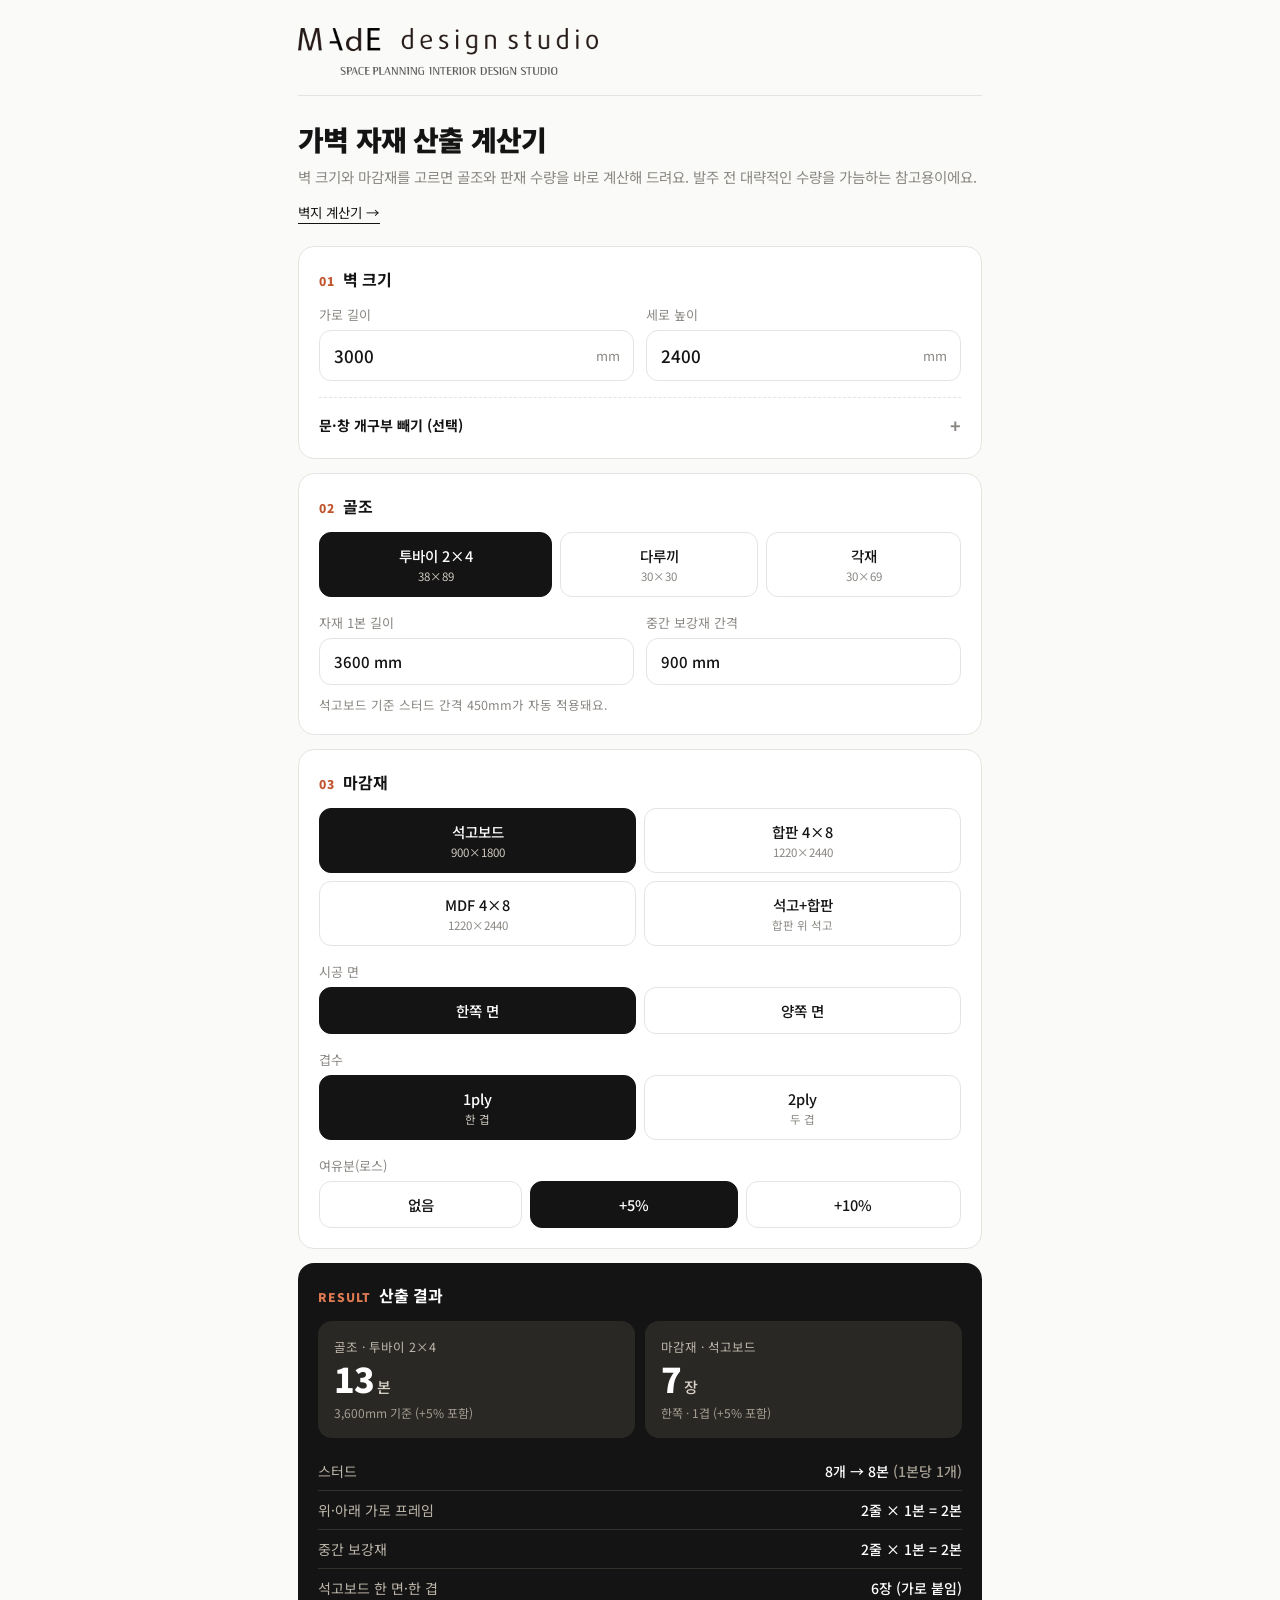
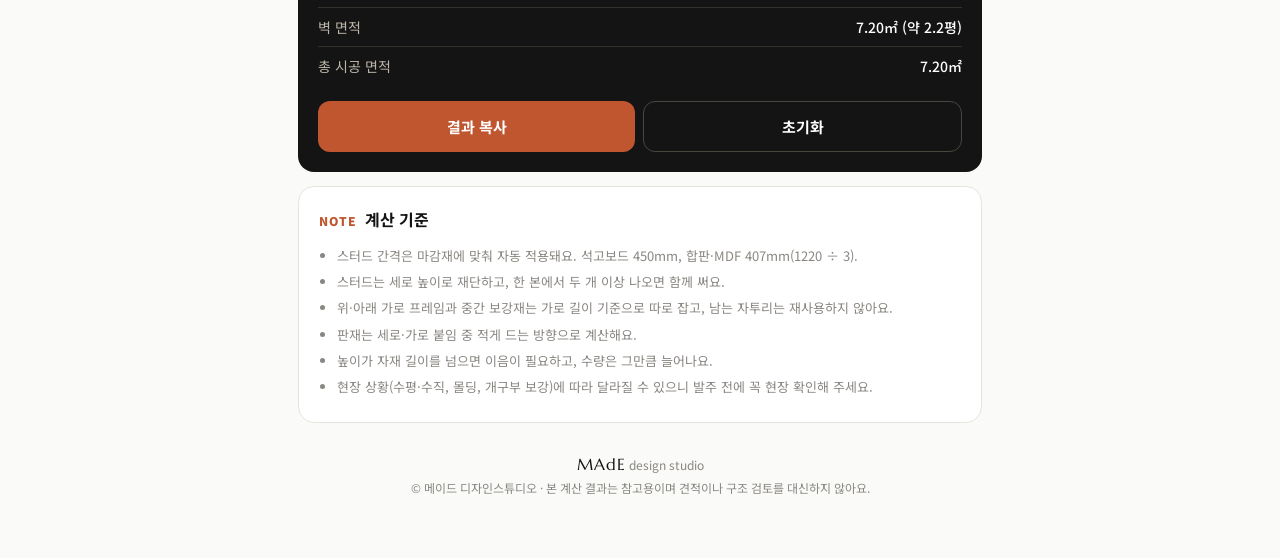
<file: wall-calculator/index.html>
<!DOCTYPE html>
<html lang="ko">
<head>
<meta charset="UTF-8">
<meta name="viewport" content="width=device-width, initial-scale=1">
<title>가벽 자재 산출 계산기 · 메이드 디자인스튜디오</title>
<link rel="preconnect" href="https://fonts.googleapis.com">
<link rel="preconnect" href="https://fonts.gstatic.com" crossorigin>
<link href="https://fonts.googleapis.com/css2?family=Marcellus&family=Noto+Sans+KR:wght@300;400;500;700;900&display=swap" rel="stylesheet">
<style>
  :root{
    --bg:#FAFAF8; --card:#ffffff; --ink:#141414; --sub:#8a8782; --line:#e6e4e0;
    --accent:#C0562F; --accent-soft:#f6e3db; --warn:#a4462b; --warn-soft:#f8e4dc;
    --radius:16px;
  }
  *{box-sizing:border-box}
  html,body{margin:0;background:var(--bg);color:var(--ink);font-family:"Noto Sans KR",system-ui,sans-serif;-webkit-font-smoothing:antialiased}
  .wrap{max-width:720px;margin:0 auto;padding:28px 18px 60px}
  header{margin-bottom:22px}
  .brand{margin-bottom:26px;padding-bottom:20px;border-bottom:1px solid var(--line)}
  .logo-img{display:block;width:min(300px,78%);height:auto}
  h1{font-size:28px;line-height:1.25;margin:0 0 8px;font-weight:900;letter-spacing:-.8px}
  .lead{color:var(--sub);font-size:14.5px;line-height:1.6;margin:0}
  .card{background:var(--card);border:1px solid var(--line);border-radius:var(--radius);padding:20px;margin-bottom:14px}
  .step{display:flex;align-items:baseline;gap:8px;margin:0 0 14px;font-size:16px;font-weight:700}
  .step i{font-style:normal;font-size:12px;color:var(--accent);font-weight:900;letter-spacing:1px}
  .grid2{display:grid;grid-template-columns:1fr 1fr;gap:12px}
  label.f{display:block;font-size:13px;color:var(--sub);margin-bottom:6px}
  .inp{position:relative}
  .inp input,.inp select{width:100%;font:inherit;font-size:17px;font-weight:500;padding:12px 44px 12px 14px;border:1.5px solid var(--line);border-radius:12px;background:#fff;color:var(--ink);outline:none;-webkit-appearance:none;appearance:none}
  .inp select{padding-right:14px;font-size:15px}
  .inp input:focus,.inp select:focus{border-color:var(--ink)}
  .inp em{position:absolute;right:14px;top:50%;transform:translateY(-50%);font-style:normal;color:var(--sub);font-size:13px;pointer-events:none}
  .chips{display:flex;flex-wrap:wrap;gap:8px}
  .chip{flex:1 1 auto;min-width:0}
  .chip input{position:absolute;opacity:0;pointer-events:none}
  .chip span{display:block;text-align:center;padding:12px 10px;border:1.5px solid var(--line);border-radius:12px;font-size:14.5px;font-weight:500;cursor:pointer;transition:.15s;background:#fff}
  .chip span small{display:block;font-size:11.5px;color:var(--sub);font-weight:400;margin-top:2px}
  .chip input:checked + span{border-color:var(--ink);background:var(--ink);color:#fff}
  .chip input:checked + span small{color:#cfc9bf}
  .chip input:disabled + span{opacity:.4;cursor:not-allowed}
  .chip input:focus-visible + span{outline:2px solid var(--accent);outline-offset:2px}
  .hint{font-size:12.5px;color:var(--sub);margin:10px 0 0;line-height:1.55}
  .row{margin-bottom:16px}.row:last-child{margin-bottom:0}
  details{border-top:1px dashed var(--line);margin-top:16px;padding-top:14px}
  summary{cursor:pointer;font-size:14px;font-weight:700;list-style:none;display:flex;justify-content:space-between;align-items:center}
  summary::-webkit-details-marker{display:none}
  summary::after{content:"+";font-size:18px;color:var(--sub)}
  details[open] summary::after{content:"–"}
  .opening{display:grid;grid-template-columns:1fr 1fr 70px 36px;gap:8px;align-items:end;margin-top:10px}
  .opening .inp input{font-size:15px;padding:10px 34px 10px 10px}
  .opening .inp em{right:10px;font-size:12px}
  .opening .on{padding:10px 22px 10px 10px !important;text-align:center}
  .opening .on + em{right:7px}
  .icon-btn{height:44px;border:1.5px solid var(--line);background:#fff;border-radius:10px;font-size:18px;color:var(--sub);cursor:pointer}
  .btn-line{margin-top:10px;width:100%;padding:11px;border:1.5px dashed var(--line);background:transparent;border-radius:12px;font:inherit;font-size:14px;color:var(--sub);cursor:pointer}
  /* results */
  .result{background:var(--ink);color:#fff;border:none}
  .result .step{color:#fff}
  .result .step i{color:#e07a52}
  .big{display:grid;grid-template-columns:1fr 1fr;gap:10px;margin-bottom:14px}
  .tile{background:#2a2825;border-radius:14px;padding:16px}
  .tile .k{font-size:12.5px;color:#bdb6aa;margin-bottom:6px}
  .tile .v{font-size:34px;font-weight:900;letter-spacing:-1px;line-height:1}
  .tile .v small{font-size:15px;font-weight:500;margin-left:3px;color:#d8d2c7}
  .tile .d{font-size:12px;color:#a59e92;margin-top:8px;line-height:1.5}
  table{width:100%;border-collapse:collapse;font-size:14px}
  td{padding:9px 0;border-bottom:1px solid #34312d;vertical-align:top}
  td:last-child{text-align:right;font-weight:500;white-space:nowrap;padding-left:12px}
  td.k2{color:#bdb6aa}
  tr:last-child td{border-bottom:none}
  .warn{background:var(--warn-soft);color:var(--warn);border-radius:12px;padding:12px 14px;font-size:13.5px;line-height:1.55;margin-bottom:14px}
  .empty{color:#bdb6aa;font-size:14.5px;line-height:1.6;padding:8px 0}
  .actions{display:flex;gap:8px;margin-top:16px}
  .btn{flex:1;padding:14px;border-radius:12px;border:none;font:inherit;font-size:15px;font-weight:700;cursor:pointer}
  .btn.primary{background:var(--accent);color:#fff}
  .btn.ghost{background:transparent;color:#fff;border:1.5px solid #4a4640}
  .toast{position:fixed;left:50%;bottom:24px;transform:translateX(-50%) translateY(20px);background:var(--ink);color:#fff;padding:12px 18px;border-radius:999px;font-size:14px;opacity:0;transition:.25s;pointer-events:none;z-index:9}
  .toast.on{opacity:1;transform:translateX(-50%) translateY(0)}
  .notes{font-size:13px;color:var(--sub);line-height:1.7;padding-left:18px;margin:0}
  .notes li{margin-bottom:4px}
  footer{text-align:center;font-size:12px;color:var(--sub);margin-top:28px;line-height:1.7}
  footer b{color:var(--ink);letter-spacing:2px;font-weight:900}
  @media (max-width:420px){
    h1{font-size:24px}
    .tile .v{font-size:30px}
    .opening{grid-template-columns:1fr 1fr 58px 36px}
  }
</style>
</head>
<body>
<div class="wrap">
  <header>
    <div class="brand">
      <img class="logo-img" src="[data-uri]" alt="MAdE design studio — SPACE PLANNING INTERIOR DESIGN STUDIO">
    </div>
    <h1>가벽 자재 산출 계산기</h1>
    <p class="lead">벽 크기와 마감재를 고르면 골조와 판재 수량을 바로 계산해 드려요. 발주 전 대략적인 수량을 가늠하는 참고용이에요.</p>
    <a href="../wallpaper-calculator/" style="display:inline-block;margin-top:14px;font-size:13.5px;color:var(--ink);text-decoration:none;border-bottom:1px solid var(--ink);padding-bottom:1px">벽지 계산기 →</a>
  </header>

  <form id="f" autocomplete="off" onsubmit="return false">
    <section class="card">
      <h2 class="step"><i>01</i>벽 크기</h2>
      <div class="grid2">
        <div><label class="f" for="w">가로 길이</label><div class="inp"><input id="w" type="number" inputmode="numeric" min="0" step="10" value="3000"><em>mm</em></div></div>
        <div><label class="f" for="h">세로 높이</label><div class="inp"><input id="h" type="number" inputmode="numeric" min="0" step="10" value="2400"><em>mm</em></div></div>
      </div>
      <details id="openDetails">
        <summary>문·창 개구부 빼기 (선택)</summary>
        <div id="openings"></div>
        <button type="button" class="btn-line" id="addOpening">+ 개구부 추가</button>
        <p class="hint">개구부에 완전히 덮이는 판재 장수만큼 차감해요. 골조는 개구부 보강이 따로 필요해서 그대로 둬요.</p>
      </details>
    </section>

    <section class="card">
      <h2 class="step"><i>02</i>골조</h2>
      <div class="row">
        <div class="chips" id="frame">
          <label class="chip"><input type="radio" name="frame" value="2x4" checked><span>투바이 2×4<small>38×89</small></span></label>
          <label class="chip"><input type="radio" name="frame" value="daruki"><span>다루끼<small>30×30</small></span></label>
          <label class="chip"><input type="radio" name="frame" value="kak"><span>각재<small>30×69</small></span></label>
        </div>
      </div>
      <div class="grid2">
        <div><label class="f" for="stock">자재 1본 길이</label><div class="inp"><select id="stock"><option value="3600" selected>3600 mm</option><option value="2400">2400 mm</option><option value="3000">3000 mm</option></select></div></div>
        <div><label class="f" for="blk">중간 보강재 간격</label><div class="inp"><select id="blk"><option value="0">보강재 없음</option><option value="600">600 mm</option><option value="900" selected>900 mm</option><option value="1200">1200 mm</option></select></div></div>
      </div>
      <p class="hint" id="spacingHint"></p>
    </section>

    <section class="card">
      <h2 class="step"><i>03</i>마감재</h2>
      <div class="row">
        <div class="chips" style="display:grid;grid-template-columns:1fr 1fr">
          <label class="chip"><input type="radio" name="board" value="gyp" checked><span>석고보드<small>900×1800</small></span></label>
          <label class="chip"><input type="radio" name="board" value="ply"><span>합판 4×8<small>1220×2440</small></span></label>
          <label class="chip"><input type="radio" name="board" value="mdf"><span>MDF 4×8<small>1220×2440</small></span></label>
          <label class="chip"><input type="radio" name="board" value="combo"><span>석고+합판<small>합판 위 석고</small></span></label>
        </div>
      </div>
      <div class="row">
        <label class="f">시공 면</label>
        <div class="chips">
          <label class="chip"><input type="radio" name="sides" value="1" checked><span>한쪽 면</span></label>
          <label class="chip"><input type="radio" name="sides" value="2"><span>양쪽 면</span></label>
        </div>
      </div>
      <div class="row">
        <label class="f">겹수</label>
        <div class="chips" id="plyChips">
          <label class="chip"><input type="radio" name="ply" value="1" checked><span>1ply<small>한 겹</small></span></label>
          <label class="chip"><input type="radio" name="ply" value="2"><span>2ply<small>두 겹</small></span></label>
        </div>
        <p class="hint" id="plyHint" hidden>석고+합판은 합판 1겹 + 석고보드 1겹으로 고정돼요.</p>
      </div>
      <div class="row">
        <label class="f">여유분(로스)</label>
        <div class="chips">
          <label class="chip"><input type="radio" name="loss" value="0"><span>없음</span></label>
          <label class="chip"><input type="radio" name="loss" value="5" checked><span>+5%</span></label>
          <label class="chip"><input type="radio" name="loss" value="10"><span>+10%</span></label>
        </div>
      </div>
    </section>
  </form>

  <section class="card result" aria-live="polite">
    <h2 class="step"><i>RESULT</i>산출 결과</h2>
    <div id="out"></div>
  </section>

  <section class="card">
    <h2 class="step"><i>NOTE</i>계산 기준</h2>
    <ul class="notes">
      <li>스터드 간격은 마감재에 맞춰 자동 적용돼요. 석고보드 450mm, 합판·MDF 407mm(1220 ÷ 3).</li>
      <li>스터드는 세로 높이로 재단하고, 한 본에서 두 개 이상 나오면 함께 써요.</li>
      <li>위·아래 가로 프레임과 중간 보강재는 가로 길이 기준으로 따로 잡고, 남는 자투리는 재사용하지 않아요.</li>
      <li>판재는 세로·가로 붙임 중 적게 드는 방향으로 계산해요.</li>
      <li>높이가 자재 길이를 넘으면 이음이 필요하고, 수량은 그만큼 늘어나요.</li>
      <li>현장 상황(수평·수직, 몰딩, 개구부 보강)에 따라 달라질 수 있으니 발주 전에 꼭 현장 확인해 주세요.</li>
    </ul>
  </section>

  <footer><b style="font-family:Marcellus,serif;font-weight:400;letter-spacing:1px;font-size:16px">MAdE</b> design studio<br>© 메이드 디자인스튜디오 · 본 계산 결과는 참고용이며 견적이나 구조 검토를 대신하지 않아요.</footer>
</div>
<div class="toast" id="toast"></div>

<script>
(function(){
  const BOARDS = {
    gyp:{name:'석고보드', w:900, h:1800, spacing:450},
    ply:{name:'합판 4×8', w:1220, h:2440, spacing:407},
    mdf:{name:'MDF 4×8', w:1220, h:2440, spacing:407},
    combo:{name:'석고+합판', spacing:407, layers:['ply','gyp']}
  };
  const FRAMES = { '2x4':'투바이 2×4 (38×89)', daruki:'다루끼 (30×30)', kak:'각재 (30×69)' };
  const $ = id => document.getElementById(id);
  const val = n => document.querySelector('input[name="'+n+'"]:checked').value;
  const fmt = n => n.toLocaleString('ko-KR');
  const KEY = 'made-wall-calc-v1';
  let lastText = '';

  // openings
  function addOpening(o){
    o = o || {w:900,h:2100,n:1};
    const row = document.createElement('div');
    row.className = 'opening';
    row.innerHTML =
      '<div><label class="f">폭</label><div class="inp"><input type="number" inputmode="numeric" min="0" class="ow" value="'+o.w+'"><em>mm</em></div></div>'+
      '<div><label class="f">높이</label><div class="inp"><input type="number" inputmode="numeric" min="0" class="oh" value="'+o.h+'"><em>mm</em></div></div>'+
      '<div><label class="f">개수</label><div class="inp"><input type="number" inputmode="numeric" min="0" class="on" value="'+o.n+'"><em>개</em></div></div>'+
      '<button type="button" class="icon-btn" aria-label="삭제">×</button>';
    row.querySelector('button').onclick = () => { row.remove(); calc(); };
    row.querySelectorAll('input').forEach(i => i.addEventListener('input', calc));
    $('openings').appendChild(row);
  }
  $('addOpening').onclick = () => { addOpening(); calc(); };

  function getOpenings(){
    return [...document.querySelectorAll('.opening')].map(r => ({
      w:+r.querySelector('.ow').value||0, h:+r.querySelector('.oh').value||0, n:+r.querySelector('.on').value||0
    })).filter(o => o.w>0 && o.h>0 && o.n>0);
  }

  function calc(){
    const W = +$('w').value || 0, H = +$('h').value || 0;
    const L = +$('stock').value, blk = +$('blk').value;
    const b = BOARDS[val('board')], frame = val('frame');
    const sides = +val('sides'), ply = +val('ply'), loss = +val('loss')/100;
    const sp = b.spacing;
    $('spacingHint').textContent = b.name + ' 기준 스터드 간격 ' + sp + 'mm가 자동 적용돼요.';
    save();

    if (W <= 0 || H <= 0){
      $('out').innerHTML = '<p class="empty">가로 길이와 세로 높이를 입력하면 결과가 여기에 나와요.</p>';
      lastText = '';
      return;
    }

    // --- 골조 ---
    const studs = Math.ceil(W / sp) + 1;
    let studStock, studNote;
    if (H <= L){
      const per = Math.floor(L / H);
      studStock = Math.ceil(studs / per);
      studNote = per > 1 ? '1본당 ' + per + '개 재단' : '1본당 1개';
    } else {
      const per = Math.ceil(H / L);
      studStock = studs * per;
      studNote = '1개당 ' + per + '본 이음';
    }
    const midRows = blk > 0 ? Math.max(0, Math.ceil(H / blk) - 1) : 0;
    const rows = 2 + midRows;
    const perRow = Math.ceil(W / L);
    const plateStock = 2 * perRow;
    const blkStock = midRows * perRow;
    const frameRaw = studStock + plateStock + blkStock;
    const frameTotal = Math.ceil(frameRaw * (1 + loss));

    // --- 판재 ---
    const isCombo = !!b.layers;
    document.querySelectorAll('#plyChips input').forEach(i => i.disabled = isCombo);
    $('plyHint').hidden = !isCombo;
    const ops = getOpenings();
    const openArea = ops.reduce((s,o) => s + o.w*o.h*o.n, 0);
    const layerKeys = isCombo ? b.layers : Array(ply).fill(val('board'));
    const plyN = layerKeys.length;
    const mats = {}; // key -> {board, perLayer, dir, deduct, layers}
    layerKeys.forEach(k => {
      if (!mats[k]){
        const bb = BOARDS[k];
        const a = Math.ceil(W / bb.w) * Math.ceil(H / bb.h);
        const c = Math.ceil(W / bb.h) * Math.ceil(H / bb.w);
        const perLayer = Math.min(a, c);
        mats[k] = {bb, perLayer, dir: a <= c ? '세로 붙임' : '가로 붙임',
          deduct: Math.min(perLayer, Math.floor(openArea / (bb.w*bb.h))), layers:0};
      }
      mats[k].layers++;
    });
    Object.values(mats).forEach(m => {
      m.raw = (m.perLayer - m.deduct) * sides * m.layers;
      m.total = Math.ceil(m.raw * (1 + loss));
    });
    const matList = Object.values(mats);

    const area = W*H/1e6, netArea = Math.max(0, W*H - openArea)/1e6;
    const pyeong = netArea / 3.3058;
    const workArea = netArea * sides * plyN;

    let warn = '';
    if (H > L) warn += '<div class="warn">높이 ' + fmt(H) + 'mm가 자재 길이 ' + fmt(L) + 'mm보다 길어서 스터드 이음이 필요해요. 이음 위치에 중간 보강재를 꼭 넣어 주세요.</div>';
    if (openArea > W*H) warn += '<div class="warn">개구부 면적이 벽 면적보다 커요. 개구부 크기를 다시 확인해 주세요.</div>';

    const lossTxt = loss > 0 ? ' (+' + Math.round(loss*100) + '% 포함)' : '';
    $('out').innerHTML = warn +
      '<div class="big">' +
        '<div class="tile"' + (matList.length > 1 ? ' style="grid-column:1/-1"' : '') + '><div class="k">골조 · ' + FRAMES[frame].split(' (')[0] + '</div><div class="v">' + fmt(frameTotal) + '<small>본</small></div><div class="d">' + fmt(L) + 'mm 기준' + lossTxt + '</div></div>' +
        matList.map(m => '<div class="tile"><div class="k">마감재 · ' + m.bb.name + '</div><div class="v">' + fmt(m.total) + '<small>장</small></div><div class="d">' + (sides===2?'양쪽':'한쪽') + ' · ' + m.layers + '겹' + lossTxt + '</div></div>').join('') +
      '</div>' +
      '<table>' +
        '<tr><td class="k2">스터드</td><td>' + studs + '개 → ' + studStock + '본 <span style="color:#a59e92">(' + studNote + ')</span></td></tr>' +
        '<tr><td class="k2">위·아래 가로 프레임</td><td>2줄 × ' + perRow + '본 = ' + plateStock + '본</td></tr>' +
        '<tr><td class="k2">중간 보강재</td><td>' + (midRows ? midRows + '줄 × ' + perRow + '본 = ' + blkStock + '본' : '없음') + '</td></tr>' +
        matList.map(m => '<tr><td class="k2">' + m.bb.name + ' 한 면·한 겹</td><td>' + m.perLayer + '장 (' + m.dir + ')' + (m.deduct ? ' −' + m.deduct + '장 개구부' : '') + '</td></tr>').join('') +
        '<tr><td class="k2">벽 면적</td><td>' + area.toFixed(2) + '㎡' + (openArea ? ' → 실면적 ' + netArea.toFixed(2) + '㎡' : '') + ' (약 ' + pyeong.toFixed(1) + '평)</td></tr>' +
        '<tr><td class="k2">총 시공 면적</td><td>' + workArea.toFixed(2) + '㎡</td></tr>' +
      '</table>' +
      '<div class="actions"><button class="btn primary" id="copyBtn" type="button">결과 복사</button><button class="btn ghost" id="resetBtn" type="button">초기화</button></div>';

    lastText =
      '[MAdE design studio] 가벽 자재 산출\n' +
      '벽 크기: ' + fmt(W) + ' × ' + fmt(H) + ' mm' + (ops.length ? ' (개구부 ' + ops.map(o=>o.w+'×'+o.h+(o.n>1?' ×'+o.n:'')).join(', ') + ')' : '') + '\n' +
      '골조: ' + FRAMES[frame] + ' ' + fmt(L) + 'mm — ' + frameTotal + '본' + lossTxt + '\n' +
      '  · 스터드 ' + studStock + '본 / 위·아래 프레임 ' + plateStock + '본 / 중간 보강재 ' + blkStock + '본 (간격 ' + sp + 'mm)\n' +
      '마감재: ' + b.name + ' · ' + (sides===2?'양쪽':'한쪽') + ' ' + plyN + 'ply\n' +
      matList.map(m => '  · ' + m.bb.name + ' (' + m.bb.w + '×' + m.bb.h + ') — ' + m.total + '장' + lossTxt).join('\n') + '\n' +
      '시공 면적: ' + workArea.toFixed(2) + '㎡\n' +
      '※ 참고용 산출이며 현장 확인 후 발주하세요.';

    $('copyBtn').onclick = copy;
    $('resetBtn').onclick = reset;
  }

  function toast(msg){
    const t = $('toast'); t.textContent = msg; t.classList.add('on');
    clearTimeout(t._h); t._h = setTimeout(() => t.classList.remove('on'), 1800);
  }
  async function copy(){
    if (!lastText) return;
    try { await navigator.clipboard.writeText(lastText); toast('결과를 복사했어요'); }
    catch(e){
      const ta = document.createElement('textarea'); ta.value = lastText; document.body.appendChild(ta); ta.select();
      let ok = false; try { ok = document.execCommand('copy'); } catch(_){}
      ta.remove(); toast(ok ? '결과를 복사했어요' : '복사가 막혀 있어요. 결과를 길게 눌러 복사해 주세요');
    }
  }

  function save(){
    try {
      localStorage.setItem(KEY, JSON.stringify({
        w:$('w').value, h:$('h').value, stock:$('stock').value, blk:$('blk').value,
        frame:val('frame'), board:val('board'), sides:val('sides'), ply:val('ply'), loss:val('loss'),
        openings:getOpenings()
      }));
    } catch(e){}
  }
  function setRadio(n,v){ const el = document.querySelector('input[name="'+n+'"][value="'+v+'"]'); if (el) el.checked = true; }
  function load(){
    try {
      const s = JSON.parse(localStorage.getItem(KEY) || 'null');
      if (!s) return;
      $('w').value = s.w; $('h').value = s.h; $('stock').value = s.stock; $('blk').value = s.blk;
      ['frame','board','sides','ply','loss'].forEach(k => setRadio(k, s[k]));
      if (s.openings && s.openings.length){ s.openings.forEach(addOpening); $('openDetails').open = true; }
    } catch(e){}
  }
  function reset(){
    try { localStorage.removeItem(KEY); } catch(e){}
    $('w').value = 3000; $('h').value = 2400; $('stock').value = 3600; $('blk').value = 900;
    setRadio('frame','2x4'); setRadio('board','gyp'); setRadio('sides','1'); setRadio('ply','1'); setRadio('loss','5');
    $('openings').innerHTML = ''; $('openDetails').open = false;
    calc(); toast('초기화했어요');
  }

  document.querySelectorAll('#f input, #f select').forEach(el => {
    el.addEventListener('input', calc); el.addEventListener('change', calc);
  });
  load();
  calc();
})();
</script>
</body>
</html>
</file>
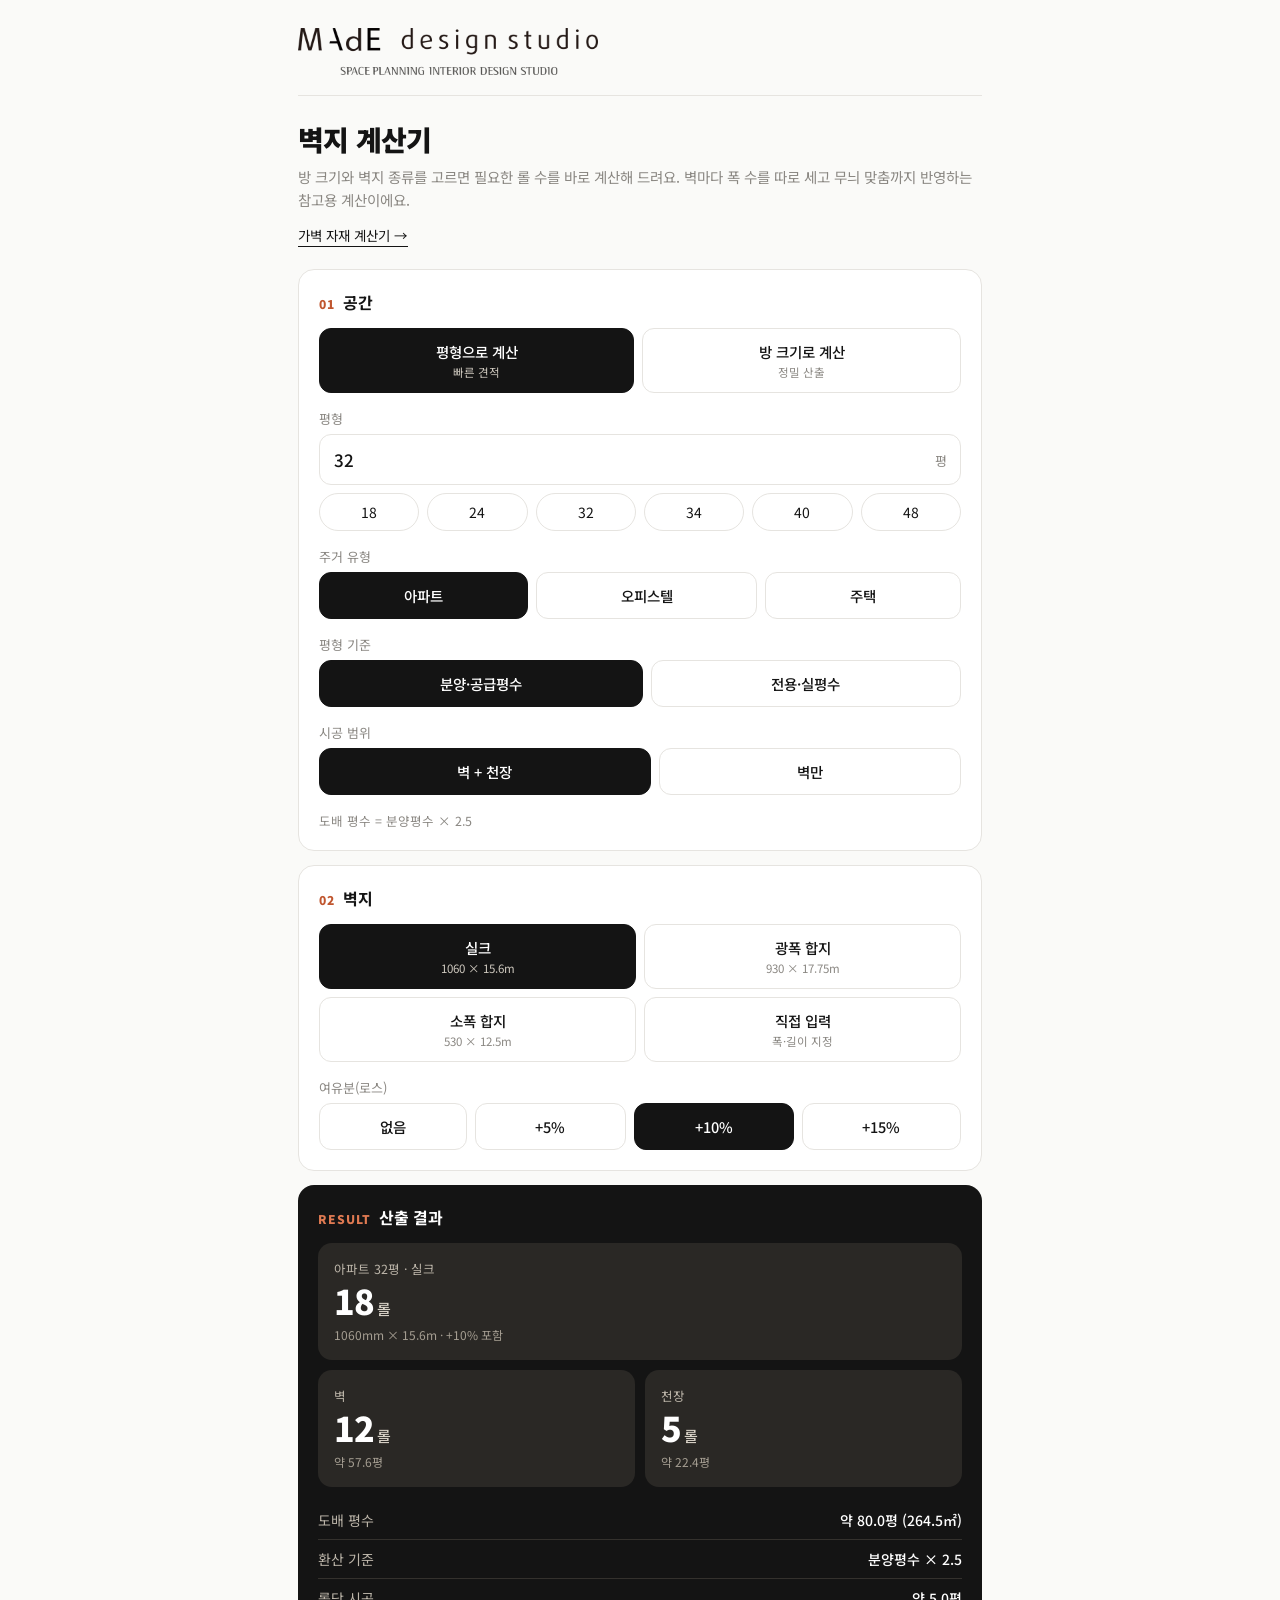
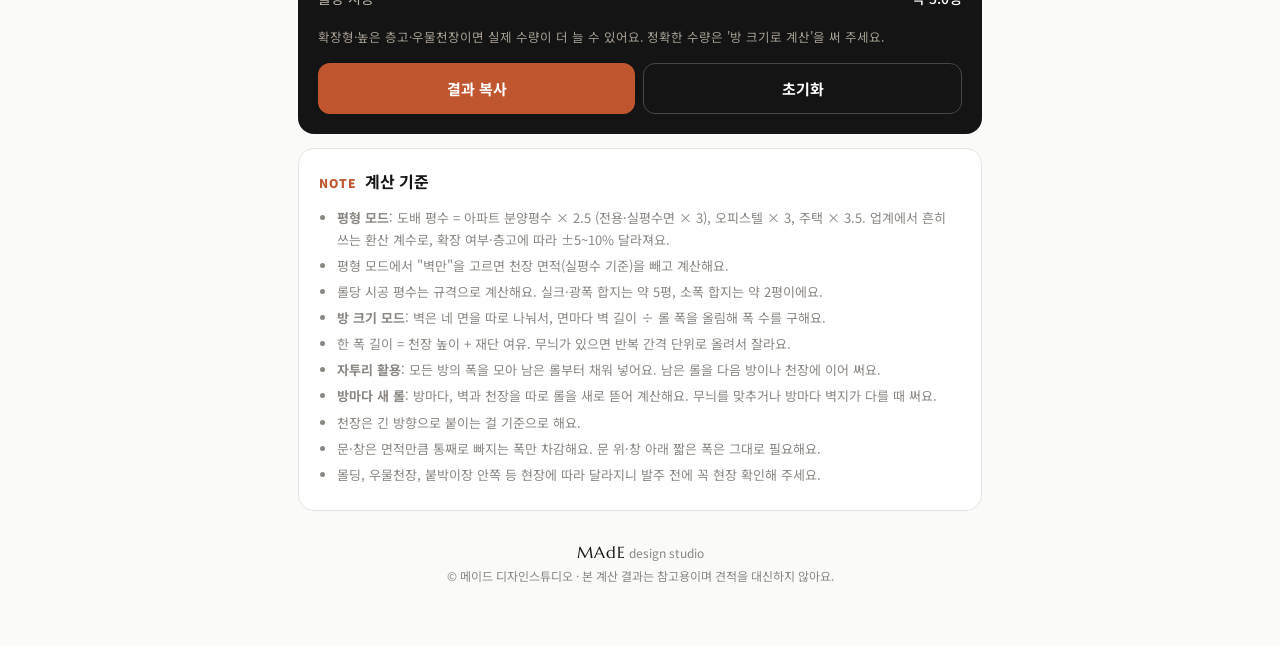
<file: wallpaper-calculator/index.html>
<!DOCTYPE html>
<html lang="ko">
<head>
<meta charset="UTF-8">
<meta name="viewport" content="width=device-width, initial-scale=1">
<title>벽지 계산기 · MAdE design studio</title>
<link rel="preconnect" href="https://fonts.googleapis.com">
<link rel="preconnect" href="https://fonts.gstatic.com" crossorigin>
<link href="https://fonts.googleapis.com/css2?family=Marcellus&family=Noto+Sans+KR:wght@300;400;500;700;900&display=swap" rel="stylesheet">
<style>

  :root{
    --bg:#FAFAF8; --card:#ffffff; --ink:#141414; --sub:#8a8782; --line:#e6e4e0;
    --accent:#C0562F; --accent-soft:#f6e3db; --warn:#a4462b; --warn-soft:#f8e4dc;
    --radius:16px;
  }
  *{box-sizing:border-box}
  html,body{margin:0;background:var(--bg);color:var(--ink);font-family:"Noto Sans KR",system-ui,sans-serif;-webkit-font-smoothing:antialiased}
  .wrap{max-width:720px;margin:0 auto;padding:28px 18px 60px}
  header{margin-bottom:22px}
  .brand{margin-bottom:26px;padding-bottom:20px;border-bottom:1px solid var(--line)}
  .logo-img{display:block;width:min(300px,78%);height:auto}
  h1{font-size:28px;line-height:1.25;margin:0 0 8px;font-weight:900;letter-spacing:-.8px}
  .lead{color:var(--sub);font-size:14.5px;line-height:1.6;margin:0}
  .card{background:var(--card);border:1px solid var(--line);border-radius:var(--radius);padding:20px;margin-bottom:14px}
  .step{display:flex;align-items:baseline;gap:8px;margin:0 0 14px;font-size:16px;font-weight:700}
  .step i{font-style:normal;font-size:12px;color:var(--accent);font-weight:900;letter-spacing:1px}
  .grid2{display:grid;grid-template-columns:1fr 1fr;gap:12px}
  label.f{display:block;font-size:13px;color:var(--sub);margin-bottom:6px}
  .inp{position:relative}
  .inp input,.inp select{width:100%;font:inherit;font-size:17px;font-weight:500;padding:12px 44px 12px 14px;border:1.5px solid var(--line);border-radius:12px;background:#fff;color:var(--ink);outline:none;-webkit-appearance:none;appearance:none}
  .inp select{padding-right:14px;font-size:15px}
  .inp input:focus,.inp select:focus{border-color:var(--ink)}
  .inp em{position:absolute;right:14px;top:50%;transform:translateY(-50%);font-style:normal;color:var(--sub);font-size:13px;pointer-events:none}
  .chips{display:flex;flex-wrap:wrap;gap:8px}
  .chip{flex:1 1 auto;min-width:0}
  .chip input{position:absolute;opacity:0;pointer-events:none}
  .chip span{display:block;text-align:center;padding:12px 10px;border:1.5px solid var(--line);border-radius:12px;font-size:14.5px;font-weight:500;cursor:pointer;transition:.15s;background:#fff}
  .chip span small{display:block;font-size:11.5px;color:var(--sub);font-weight:400;margin-top:2px}
  .chip input:checked + span{border-color:var(--ink);background:var(--ink);color:#fff}
  .chip input:checked + span small{color:#cfc9bf}
  .chip input:disabled + span{opacity:.4;cursor:not-allowed}
  .chip input:focus-visible + span{outline:2px solid var(--accent);outline-offset:2px}
  .hint{font-size:12.5px;color:var(--sub);margin:10px 0 0;line-height:1.55}
  .row{margin-bottom:16px}.row:last-child{margin-bottom:0}
  details{border-top:1px dashed var(--line);margin-top:16px;padding-top:14px}
  summary{cursor:pointer;font-size:14px;font-weight:700;list-style:none;display:flex;justify-content:space-between;align-items:center}
  summary::-webkit-details-marker{display:none}
  summary::after{content:"+";font-size:18px;color:var(--sub)}
  details[open] summary::after{content:"–"}
  .opening{display:grid;grid-template-columns:1fr 1fr 70px 36px;gap:8px;align-items:end;margin-top:10px}
  .opening .inp input{font-size:15px;padding:10px 34px 10px 10px}
  .opening .inp em{right:10px;font-size:12px}
  .opening .on{padding:10px 22px 10px 10px !important;text-align:center}
  .opening .on + em{right:7px}
  .icon-btn{height:44px;border:1.5px solid var(--line);background:#fff;border-radius:10px;font-size:18px;color:var(--sub);cursor:pointer}
  .btn-line{margin-top:10px;width:100%;padding:11px;border:1.5px dashed var(--line);background:transparent;border-radius:12px;font:inherit;font-size:14px;color:var(--sub);cursor:pointer}
  /* results */
  .result{background:var(--ink);color:#fff;border:none}
  .result .step{color:#fff}
  .result .step i{color:#e07a52}
  .big{display:grid;grid-template-columns:1fr 1fr;gap:10px;margin-bottom:14px}
  .tile{background:#2a2825;border-radius:14px;padding:16px}
  .tile .k{font-size:12.5px;color:#bdb6aa;margin-bottom:6px}
  .tile .v{font-size:34px;font-weight:900;letter-spacing:-1px;line-height:1}
  .tile .v small{font-size:15px;font-weight:500;margin-left:3px;color:#d8d2c7}
  .tile .d{font-size:12px;color:#a59e92;margin-top:8px;line-height:1.5}
  table{width:100%;border-collapse:collapse;font-size:14px}
  td{padding:9px 0;border-bottom:1px solid #34312d;vertical-align:top}
  td:last-child{text-align:right;font-weight:500;white-space:nowrap;padding-left:12px}
  td.k2{color:#bdb6aa}
  tr:last-child td{border-bottom:none}
  .warn{background:var(--warn-soft);color:var(--warn);border-radius:12px;padding:12px 14px;font-size:13.5px;line-height:1.55;margin-bottom:14px}
  .empty{color:#bdb6aa;font-size:14.5px;line-height:1.6;padding:8px 0}
  .actions{display:flex;gap:8px;margin-top:16px}
  .btn{flex:1;padding:14px;border-radius:12px;border:none;font:inherit;font-size:15px;font-weight:700;cursor:pointer}
  .btn.primary{background:var(--accent);color:#fff}
  .btn.ghost{background:transparent;color:#fff;border:1.5px solid #4a4640}
  .toast{position:fixed;left:50%;bottom:24px;transform:translateX(-50%) translateY(20px);background:var(--ink);color:#fff;padding:12px 18px;border-radius:999px;font-size:14px;opacity:0;transition:.25s;pointer-events:none;z-index:9}
  .toast.on{opacity:1;transform:translateX(-50%) translateY(0)}
  .notes{font-size:13px;color:var(--sub);line-height:1.7;padding-left:18px;margin:0}
  .notes li{margin-bottom:4px}
  footer{text-align:center;font-size:12px;color:var(--sub);margin-top:28px;line-height:1.7}
  footer b{color:var(--ink);letter-spacing:2px;font-weight:900}
  @media (max-width:420px){
    h1{font-size:24px}
    .tile .v{font-size:30px}
    .opening{grid-template-columns:1fr 1fr 58px 36px}
  }

  .room{border:1.5px solid var(--line);border-radius:14px;padding:14px;margin-bottom:12px}
  .room-head{display:flex;align-items:center;gap:8px;margin-bottom:12px}
  .room-head input{flex:1;font:inherit;font-size:15px;font-weight:700;border:none;border-bottom:1.5px dashed var(--line);padding:4px 2px;outline:none;background:transparent;min-width:0}
  .room-head input:focus{border-bottom-color:var(--ink)}
  .grid3{display:grid;grid-template-columns:1fr 1fr 1fr;gap:8px}
  .grid3 .inp input{font-size:15px;padding:10px 8px;text-align:center}
  .grid3 .inp em{display:none}
  .room-opts{display:flex;flex-wrap:wrap;gap:8px;margin-top:10px;align-items:center}
  .toggle{display:flex;align-items:center;gap:6px;font-size:14px;padding:8px 12px;border:1.5px solid var(--line);border-radius:999px;cursor:pointer;user-select:none}
  .toggle input{accent-color:var(--ink);width:16px;height:16px;margin:0}
  .stepper{display:flex;align-items:center;border:1.5px solid var(--line);border-radius:999px;overflow:hidden;font-size:14px}
  .stepper span{padding:0 4px 0 12px;color:var(--sub)}
  .stepper b{min-width:22px;text-align:center;font-weight:700}
  .stepper button{width:32px;height:36px;border:none;background:transparent;font-size:17px;cursor:pointer;color:var(--ink)}
  .crosslink{display:inline-block;margin-top:14px;font-size:13.5px;color:var(--ink);text-decoration:none;border-bottom:1px solid var(--ink);padding-bottom:1px}
  .room-res td:first-child{color:#bdb6aa}
  .preset-chips{display:grid;grid-template-columns:repeat(4,1fr);gap:8px;margin-bottom:14px}
  .preset{font:inherit;font-size:14.5px;font-weight:500;padding:11px 0;border:1.5px solid var(--line);border-radius:12px;background:#fff;color:var(--ink);cursor:pointer;transition:.15s}
  .preset.on{background:var(--ink);border-color:var(--ink);color:#fff}
  .chip-btn{flex:1;font:inherit;font-size:14px;padding:8px 0;border:1.5px solid var(--line);border-radius:999px;background:#fff;cursor:pointer;color:var(--ink)}
  .chip-btn:active{background:var(--ink);color:#fff}
</style>
</head>
<body>
<div class="wrap">
  <header>
    <div class="brand">
      <img class="logo-img" src="[data-uri]" alt="MAdE design studio — SPACE PLANNING INTERIOR DESIGN STUDIO">
    </div>
    <h1>벽지 계산기</h1>
    <p class="lead">방 크기와 벽지 종류를 고르면 필요한 롤 수를 바로 계산해 드려요. 벽마다 폭 수를 따로 세고 무늬 맞춤까지 반영하는 참고용 계산이에요.</p>
    <a class="crosslink" href="../wall-calculator/">가벽 자재 계산기 →</a>
  </header>

  <form id="f" autocomplete="off" onsubmit="return false">
    <section class="card">
      <h2 class="step"><i>01</i>공간</h2>
      <div class="chips row">
        <label class="chip"><input type="radio" name="mode" value="py" checked><span>평형으로 계산<small>빠른 견적</small></span></label>
        <label class="chip"><input type="radio" name="mode" value="room"><span>방 크기로 계산<small>정밀 산출</small></span></label>
      </div>
      <div id="pyPanel">
        <div class="row">
          <label class="f" for="py">평형</label>
          <div class="inp"><input id="py" type="number" inputmode="decimal" min="0" step="1" value="32"><em>평</em></div>
          <div class="chips" style="margin-top:8px" id="pyQuick">
            <button type="button" class="chip-btn">18</button><button type="button" class="chip-btn">24</button><button type="button" class="chip-btn">32</button><button type="button" class="chip-btn">34</button><button type="button" class="chip-btn">40</button><button type="button" class="chip-btn">48</button>
          </div>
        </div>
        <div class="row">
          <label class="f">주거 유형</label>
          <div class="chips">
            <label class="chip"><input type="radio" name="htype" value="apt" checked><span>아파트</span></label>
            <label class="chip"><input type="radio" name="htype" value="ofc"><span>오피스텔</span></label>
            <label class="chip"><input type="radio" name="htype" value="house"><span>주택</span></label>
          </div>
        </div>
        <div class="row" id="basisRow">
          <label class="f">평형 기준</label>
          <div class="chips">
            <label class="chip"><input type="radio" name="basis" value="supply" checked><span>분양·공급평수</span></label>
            <label class="chip"><input type="radio" name="basis" value="net"><span>전용·실평수</span></label>
          </div>
        </div>
        <div class="row">
          <label class="f">시공 범위</label>
          <div class="chips">
            <label class="chip"><input type="radio" name="pyceil" value="1" checked><span>벽 + 천장</span></label>
            <label class="chip"><input type="radio" name="pyceil" value="0"><span>벽만</span></label>
          </div>
        </div>
        <p class="hint" id="pyHint"></p>
      </div>
      <div id="roomPanel" hidden>
      <label class="f">공간 선택 <span style="color:var(--sub);font-size:12px">· 눌러서 추가/빼기</span></label>
      <div class="preset-chips" id="presets"></div>
      <div id="rooms"></div>

      <details id="openDetails">
        <summary>문·창 기본 크기</summary>
        <p class="hint" style="margin-top:8px">방마다 문·창 개수만 넣으면 이 크기로 빼서 계산해요.</p>
        <div class="grid2" style="margin-top:10px">
          <div><label class="f">문 (폭 × 높이)</label><div class="grid2" style="gap:6px"><div class="inp"><input id="dw" type="number" inputmode="numeric" value="900"><em>mm</em></div><div class="inp"><input id="dh" type="number" inputmode="numeric" value="2100"><em>mm</em></div></div></div>
          <div><label class="f">창 (폭 × 높이)</label><div class="grid2" style="gap:6px"><div class="inp"><input id="ww" type="number" inputmode="numeric" value="1500"><em>mm</em></div><div class="inp"><input id="wh" type="number" inputmode="numeric" value="1200"><em>mm</em></div></div></div>
        </div>
      </details>
      </div>
    </section>

    <section class="card">
      <h2 class="step"><i>02</i>벽지</h2>
      <div class="row">
        <div class="chips" style="display:grid;grid-template-columns:1fr 1fr">
          <label class="chip"><input type="radio" name="paper" value="silk" checked><span>실크<small>1060 × 15.6m</small></span></label>
          <label class="chip"><input type="radio" name="paper" value="wide"><span>광폭 합지<small>930 × 17.75m</small></span></label>
          <label class="chip"><input type="radio" name="paper" value="narrow"><span>소폭 합지<small>530 × 12.5m</small></span></label>
          <label class="chip"><input type="radio" name="paper" value="custom"><span>직접 입력<small>폭·길이 지정</small></span></label>
        </div>
      </div>
      <div class="row" id="customRow" hidden>
        <div class="grid2">
          <div><label class="f" for="cw">롤 폭</label><div class="inp"><input id="cw" type="number" inputmode="numeric" value="1060"><em>mm</em></div></div>
          <div><label class="f" for="cl">롤 길이</label><div class="inp"><input id="cl" type="number" inputmode="decimal" step="0.1" value="15.6"><em>m</em></div></div>
        </div>
      </div>
      <div id="repBlock">
      <div class="grid2 row">
        <div><label class="f" for="rep">무늬 반복 간격</label><div class="inp"><input id="rep" type="number" inputmode="numeric" min="0" value="0"><em>mm</em></div></div>
        <div><label class="f" for="trim">재단 여유 (위·아래)</label><div class="inp"><input id="trim" type="number" inputmode="numeric" min="0" value="100"><em>mm</em></div></div>
      </div>
      <p class="hint" style="margin-top:-6px;margin-bottom:14px">무늬 없는 벽지는 0으로 두세요. 무늬가 있으면 한 폭을 반복 간격 단위로 맞춰 자르기 때문에 수량이 늘어나요.</p>
      <div class="row">
        <label class="f">자투리</label>
        <div class="chips">
          <label class="chip"><input type="radio" name="offcut" value="reuse" checked><span>자투리 활용<small>남은 롤 다음 방에</small></span></label>
          <label class="chip"><input type="radio" name="offcut" value="fresh"><span>방마다 새 롤<small>무늬·로트 맞춤</small></span></label>
        </div>
      </div>
      </div>
      <div class="row">
        <label class="f">여유분(로스)</label>
        <div class="chips">
          <label class="chip"><input type="radio" name="loss" value="0"><span>없음</span></label>
          <label class="chip"><input type="radio" name="loss" value="5"><span>+5%</span></label>
          <label class="chip"><input type="radio" name="loss" value="10" checked><span>+10%</span></label>
          <label class="chip"><input type="radio" name="loss" value="15"><span>+15%</span></label>
        </div>
      </div>
    </section>
  </form>

  <section class="card result" aria-live="polite">
    <h2 class="step"><i>RESULT</i>산출 결과</h2>
    <div id="out"></div>
  </section>

  <section class="card">
    <h2 class="step"><i>NOTE</i>계산 기준</h2>
    <ul class="notes">
      <li><b>평형 모드</b>: 도배 평수 = 아파트 분양평수 × 2.5 (전용·실평수면 × 3), 오피스텔 × 3, 주택 × 3.5. 업계에서 흔히 쓰는 환산 계수로, 확장 여부·층고에 따라 ±5~10% 달라져요.</li>
      <li>평형 모드에서 "벽만"을 고르면 천장 면적(실평수 기준)을 빼고 계산해요.</li>
      <li>롤당 시공 평수는 규격으로 계산해요. 실크·광폭 합지는 약 5평, 소폭 합지는 약 2평이에요.</li>
      <li><b>방 크기 모드</b>: 벽은 네 면을 따로 나눠서, 면마다 벽 길이 ÷ 롤 폭을 올림해 폭 수를 구해요.</li>
      <li>한 폭 길이 = 천장 높이 + 재단 여유. 무늬가 있으면 반복 간격 단위로 올려서 잘라요.</li>
      <li><b>자투리 활용</b>: 모든 방의 폭을 모아 남은 롤부터 채워 넣어요. 남은 롤을 다음 방이나 천장에 이어 써요.</li>
      <li><b>방마다 새 롤</b>: 방마다, 벽과 천장을 따로 롤을 새로 뜯어 계산해요. 무늬를 맞추거나 방마다 벽지가 다를 때 써요.</li>
      <li>천장은 긴 방향으로 붙이는 걸 기준으로 해요.</li>
      <li>문·창은 면적만큼 통째로 빠지는 폭만 차감해요. 문 위·창 아래 짧은 폭은 그대로 필요해요.</li>
      <li>몰딩, 우물천장, 붙박이장 안쪽 등 현장에 따라 달라지니 발주 전에 꼭 현장 확인해 주세요.</li>
    </ul>
  </section>

  <footer><b style="font-family:Marcellus,serif;font-weight:400;letter-spacing:1px;font-size:16px">MAdE</b> design studio<br>© 메이드 디자인스튜디오 · 본 계산 결과는 참고용이며 견적을 대신하지 않아요.</footer>
</div>
<div class="toast" id="toast"></div>

<script>
(function(){
  const PAPERS = {
    silk:{name:'실크', w:1060, l:15600},
    wide:{name:'광폭 합지', w:930, l:17750},
    narrow:{name:'소폭 합지', w:530, l:12500}
  };
  const $ = id => document.getElementById(id);
  const val = n => document.querySelector('input[name="'+n+'"]:checked').value;
  const fmt = n => n.toLocaleString('ko-KR');
  const KEY = 'made-wallpaper-calc-v2';
  let lastText = '', roomSeq = 0;

  const PRESETS = [
    {name:'거실', l:5400, w:4200, doors:0, wins:1},
    {name:'안방', l:3900, w:3600, doors:1, wins:1},
    {name:'방1', l:3300, w:3000, doors:1, wins:1},
    {name:'방2', l:3000, w:2700, doors:1, wins:1},
    {name:'방3', l:3000, w:2700, doors:1, wins:1},
    {name:'방4', l:3000, w:2700, doors:1, wins:1},
    {name:'방5', l:3000, w:2700, doors:1, wins:1}
  ];
  PRESETS.forEach(pr => {
    const b = document.createElement('button');
    b.type = 'button'; b.className = 'preset'; b.textContent = pr.name; b.dataset.p = pr.name;
    b.onclick = () => {
      const ex = document.querySelector('.room[data-p="' + pr.name + '"]');
      if (ex) ex.remove();
      else {
        addRoom({name:pr.name, preset:pr.name, l:pr.l, w:pr.w, h:2300, ceil:true, doors:pr.doors, wins:pr.wins});
        sortRooms();
      }
      calc();
    };
    $('presets').appendChild(b);
  });
  const custom = document.createElement('button');
  custom.type = 'button'; custom.className = 'preset'; custom.textContent = '+ 직접';
  custom.onclick = () => { addRoom(); calc(); };
  $('presets').appendChild(custom);
  function sortRooms(){
    const order = PRESETS.map(p => p.name);
    const els = [...document.querySelectorAll('.room')];
    els.sort((a,b) => {
      const ia = a.dataset.p ? order.indexOf(a.dataset.p) : 99, ib = b.dataset.p ? order.indexOf(b.dataset.p) : 99;
      return ia - ib;
    }).forEach(e => $('rooms').appendChild(e));
  }
  function syncPresets(){
    document.querySelectorAll('.preset[data-p]').forEach(b =>
      b.classList.toggle('on', !!document.querySelector('.room[data-p="' + b.dataset.p + '"]')));
  }

  function addRoom(r){
    roomSeq++;
    r = r || {name:'공간 ' + roomSeq, l:3600, w:3000, h:2300, ceil:true, doors:1, wins:1};
    const el = document.createElement('div');
    el.className = 'room';
    if (r.preset) el.dataset.p = r.preset;
    el.innerHTML =
      '<div class="room-head"><input class="rn" value="' + String(r.name).replace(/"/g,'&quot;') + '" aria-label="방 이름"><button type="button" class="icon-btn rm" aria-label="방 삭제" style="height:34px;width:34px">×</button></div>' +
      '<div class="grid3">' +
        '<div><label class="f">가로 <span style="font-size:11px">mm</span></label><div class="inp"><input class="rl" type="number" inputmode="numeric" min="0" value="' + r.l + '"><em>mm</em></div></div>' +
        '<div><label class="f">세로 <span style="font-size:11px">mm</span></label><div class="inp"><input class="rw" type="number" inputmode="numeric" min="0" value="' + r.w + '"><em>mm</em></div></div>' +
        '<div><label class="f">천장 높이 <span style="font-size:11px">mm</span></label><div class="inp"><input class="rh" type="number" inputmode="numeric" min="0" value="' + r.h + '"><em>mm</em></div></div>' +
      '</div>' +
      '<div class="room-opts">' +
        '<label class="toggle"><input type="checkbox" class="rc"' + (r.ceil ? ' checked' : '') + '>천장 포함</label>' +
        '<div class="stepper"><span>문</span><button type="button" data-k="rd" data-d="-1">−</button><b class="rd">' + r.doors + '</b><button type="button" data-k="rd" data-d="1">+</button></div>' +
        '<div class="stepper"><span>창</span><button type="button" data-k="rwn" data-d="-1">−</button><b class="rwn">' + r.wins + '</b><button type="button" data-k="rwn" data-d="1">+</button></div>' +
      '</div>';
    el.querySelector('.rm').onclick = () => { el.remove(); calc(); };
    el.querySelectorAll('input').forEach(i => { i.addEventListener('input', calc); i.addEventListener('change', calc); });
    el.querySelectorAll('.stepper button').forEach(b => b.onclick = () => {
      const t = el.querySelector('.' + b.dataset.k);
      t.textContent = Math.max(0, Math.min(20, (+t.textContent) + (+b.dataset.d)));
      calc();
    });
    $('rooms').appendChild(el);
  }


  function getRooms(){
    return [...document.querySelectorAll('.room')].map(e => ({
      name: e.querySelector('.rn').value || '방',
      l: +e.querySelector('.rl').value || 0,
      w: +e.querySelector('.rw').value || 0,
      h: +e.querySelector('.rh').value || 0,
      ceil: e.querySelector('.rc').checked,
      preset: e.dataset.p || '',
      doors: +e.querySelector('.rd').textContent,
      wins: +e.querySelector('.rwn').textContent
    }));
  }

  function paper(){
    const k = val('paper');
    $('customRow').hidden = k !== 'custom';
    if (k === 'custom') return {name:'직접 입력', w:+$('cw').value || 0, l:Math.round((+$('cl').value || 0) * 1000)};
    return PAPERS[k];
  }

  // 자투리 활용: 긴 폭부터 남은 롤에 채워 넣기 (First-Fit Decreasing)
  function pack(list, L){
    let rolls = 0; const rem = [];
    list.slice().sort((a,b) => b - a).forEach(len => {
      if (len > L){ rolls += Math.ceil(len / L); return; }
      const i = rem.findIndex(r => r >= len);
      if (i >= 0) rem[i] -= len; else { rem.push(L - len); rolls++; }
    });
    return rolls;
  }

  // 폭 길이: 높이 + 여유, 무늬 반복 단위로 올림
  function stripLen(len, trim, rep){
    const raw = len + trim;
    return rep > 0 ? Math.ceil(raw / rep) * rep : raw;
  }

  function calc(){
    const p = paper();
    const rep = +$('rep').value || 0, trim = +$('trim').value || 0;
    const loss = +val('loss') / 100;
    const D = {w:+$('dw').value||0, h:+$('dh').value||0}, Wn = {w:+$('ww').value||0, h:+$('wh').value||0};
    save();

    syncPresets();
    const mode = val('mode');
    $('pyPanel').hidden = mode !== 'py';
    $('roomPanel').hidden = mode !== 'room';
    $('repBlock').hidden = mode !== 'room';
    if (mode === 'py') return calcPy(p, loss);

    const rooms = getRooms().filter(r => r.l > 0 && r.w > 0 && r.h > 0);
    if (!rooms.length || p.w <= 0 || p.l <= 0){
      $('out').innerHTML = '<p class="empty">위에서 거실·안방·방을 골라 크기를 입력하면 결과가 여기에 나와요.</p>';
      lastText = ''; return;
    }

    let warn = '';
    let totWallStrips = 0, totWallRolls = 0, totCeilRolls = 0, totArea = 0;
    const wallList = [], ceilList = [], roomLists = [];
    const reuse = val('offcut') === 'reuse';
    const rows = rooms.map(r => {
      // 벽
      const sl = stripLen(r.h, trim, rep);
      const strips0 = 2 * Math.ceil(r.l / p.w) + 2 * Math.ceil(r.w / p.w);
      const openArea = r.doors * D.w * D.h + r.wins * Wn.w * Wn.h;
      const deduct = Math.floor(openArea / (p.w * r.h));
      const strips = Math.max(0, strips0 - deduct);
      const perRoll = Math.floor(p.l / sl);
      let wallRolls;
      if (perRoll >= 1) wallRolls = Math.ceil(strips / perRoll);
      else { wallRolls = Math.ceil(strips * sl / p.l); }
      if (perRoll < 1) warn = '<div class="warn">천장 높이가 롤 길이보다 길어서 한 롤로 한 폭이 나오지 않아요. 롤 길이를 다시 확인해 주세요.</div>';
      const wallArea = Math.max(0, 2 * (r.l + r.w) * r.h - openArea);

      // 천장: 긴 방향으로 붙임
      let ceilRolls = 0, ceilStrips = 0, ceilArea = 0, cPer = 0;
      if (r.ceil){
        const long = Math.max(r.l, r.w), short = Math.min(r.l, r.w);
        const csl = stripLen(long, trim, rep);
        ceilStrips = Math.ceil(short / p.w);
        cPer = Math.floor(p.l / csl);
        ceilRolls = cPer >= 1 ? Math.ceil(ceilStrips / cPer) : Math.ceil(ceilStrips * csl / p.l);
        ceilArea = r.l * r.w;
      }
      const wL = Array(strips).fill(sl);
      const cL = r.ceil ? Array(ceilStrips).fill(stripLen(Math.max(r.l, r.w), trim, rep)) : [];
      wallList.push(...wL); ceilList.push(...cL);
      roomLists.push([wL, cL]);
      totWallStrips += strips;
      totArea += wallArea + ceilArea;
      return {r, sl, strips, deduct, perRoll, wallRolls, ceilStrips, ceilRolls, cPer, area:(wallArea + ceilArea)/1e6};
    });

    let rawRolls;
    if (reuse){
      totWallRolls = pack(wallList, p.l); totCeilRolls = pack(ceilList, p.l);
      rawRolls = pack(wallList.concat(ceilList), p.l);
    } else {
      totWallRolls = roomLists.reduce((a, x) => a + pack(x[0], p.l), 0);
      totCeilRolls = roomLists.reduce((a, x) => a + pack(x[1], p.l), 0);
      rawRolls = totWallRolls + totCeilRolls;
    }
    const total = Math.ceil(rawRolls * (1 + loss));
    const area = totArea / 1e6, pyeong = area / 3.3058;
    const lossTxt = loss > 0 ? '+' + Math.round(loss*100) + '% 포함' : '여유분 없음';

    $('out').innerHTML = warn +
      '<div class="big">' +
        '<div class="tile" style="grid-column:1/-1"><div class="k">' + p.name + ' · 총 필요 수량</div><div class="v">' + fmt(total) + '<small>롤</small></div><div class="d">' + p.w + 'mm × ' + (p.l/1000) + 'm · ' + lossTxt + '</div></div>' +
        '<div class="tile"><div class="k">벽</div><div class="v">' + fmt(totWallRolls) + '<small>롤</small></div><div class="d">' + fmt(totWallStrips) + '폭</div></div>' +
        '<div class="tile"><div class="k">천장</div><div class="v">' + fmt(totCeilRolls) + '<small>롤</small></div><div class="d">' + (totCeilRolls ? fmt(ceilList.length) + '폭' : '미포함') + '</div></div>' +
      '</div>' +
      '<table class="room-res">' +
        rows.map(x =>
          '<tr><td>' + esc(x.r.name) + '<br><span style="font-size:12px;color:#8f887d">' + fmt(x.r.l) + '×' + fmt(x.r.w) + ' · H' + fmt(x.r.h) + '</span></td><td>벽 ' + x.strips + '폭' +
          (x.deduct ? '<br><span style="font-size:12px;color:#8f887d">문·창 −' + x.deduct + '폭</span>' : '') +
          (x.r.ceil ? '<br>천장 ' + x.ceilStrips + '폭' : '') + '</td></tr>').join('') +
        '<tr><td>한 폭 재단 길이</td><td>' + fmt(rows[0].sl) + 'mm' + (rep ? ' (무늬 ' + rep + 'mm 맞춤)' : '') + ' · 롤당 ' + rows[0].perRoll + '폭</td></tr>' +
        '<tr><td>도배 면적</td><td>' + area.toFixed(2) + '㎡ (약 ' + pyeong.toFixed(1) + '평)</td></tr>' +
      '</table>' +
      (reuse && totWallRolls + totCeilRolls > rawRolls ? '<p class="hint" style="color:#a59e92">벽과 천장을 합쳐 자투리를 활용하면 ' + (totWallRolls + totCeilRolls - rawRolls) + '롤이 줄어서 총 ' + rawRolls + '롤(여유분 전)이에요.</p>' : '') +
      '<div class="actions"><button class="btn primary" id="copyBtn" type="button">결과 복사</button><button class="btn ghost" id="resetBtn" type="button">초기화</button></div>';

    lastText =
      '[MAdE design studio] 벽지 산출\n' +
      '벽지: ' + p.name + ' (' + p.w + 'mm × ' + (p.l/1000) + 'm)' + (rep ? ', 무늬 반복 ' + rep + 'mm' : '') + '\n' +
      rows.map(x => '· ' + x.r.name + ' ' + fmt(x.r.l) + '×' + fmt(x.r.w) + ' H' + fmt(x.r.h) + ' — 벽 ' + x.strips + '폭' + (x.r.ceil ? ' / 천장 ' + x.ceilStrips + '폭' : '') + (x.r.doors||x.r.wins ? ' (문 ' + x.r.doors + ', 창 ' + x.r.wins + ')' : '')).join('\n') + '\n' +
      '합계: ' + total + '롤 (' + lossTxt + ', ' + (reuse ? '자투리 활용' : '방마다 새 롤') + ')\n' +
      '도배 면적: ' + area.toFixed(2) + '㎡ (약 ' + pyeong.toFixed(1) + '평)\n' +
      '※ 참고용 산출이며 현장 확인 후 발주하세요.';

    $('copyBtn').onclick = copy;
    $('resetBtn').onclick = reset;
  }

  function calcPy(p, loss){
    const py = +$('py').value || 0;
    const ht = val('htype'), basis = val('basis'), withCeil = val('pyceil') === '1';
    $('basisRow').hidden = ht !== 'apt';
    let factor, factorTxt, netPy;
    if (ht === 'apt'){
      if (basis === 'supply'){ factor = 2.5; netPy = py * 0.7; factorTxt = '분양평수 × 2.5'; }
      else { factor = 3; netPy = py; factorTxt = '전용·실평수 × 3'; }
    } else if (ht === 'ofc'){ factor = 3; netPy = py * 0.6; factorTxt = '공급평수 × 3'; }
    else { factor = 3.5; netPy = py * 0.8; factorTxt = '주택평수 × 3.5'; }
    $('pyHint').textContent = '도배 평수 = ' + factorTxt + (withCeil ? '' : ' − 천장(실평수 약 ' + netPy.toFixed(1) + '평)');

    if (py <= 0 || p.w <= 0 || p.l <= 0){
      $('out').innerHTML = '<p class="empty">평형을 입력하면 결과가 여기에 나와요.</p>';
      lastText = ''; return;
    }
    const allPy = py * factor;
    const ceilPy = Math.min(netPy, allPy);
    const wallPy = allPy - ceilPy;
    const workPy = withCeil ? allPy : wallPy;
    const rollPy = (p.w * p.l / 1e6) / 3.3058;
    const wallRolls = Math.ceil(wallPy / rollPy);
    const ceilRolls = withCeil ? Math.ceil(ceilPy / rollPy) : 0;
    const total = Math.ceil(workPy / rollPy * (1 + loss));
    const lossTxt = loss > 0 ? '+' + Math.round(loss*100) + '% 포함' : '여유분 없음';
    const htName = {apt:'아파트', ofc:'오피스텔', house:'주택'}[ht];

    $('out').innerHTML =
      '<div class="big">' +
        '<div class="tile" style="grid-column:1/-1"><div class="k">' + htName + ' ' + py + '평 · ' + p.name + '</div><div class="v">' + fmt(total) + '<small>롤</small></div><div class="d">' + p.w + 'mm × ' + (p.l/1000) + 'm · ' + lossTxt + '</div></div>' +
        '<div class="tile"><div class="k">벽</div><div class="v">' + fmt(wallRolls) + '<small>롤</small></div><div class="d">약 ' + wallPy.toFixed(1) + '평</div></div>' +
        '<div class="tile"><div class="k">천장</div><div class="v">' + fmt(ceilRolls) + '<small>롤</small></div><div class="d">' + (withCeil ? '약 ' + ceilPy.toFixed(1) + '평' : '미포함') + '</div></div>' +
      '</div>' +
      '<table class="room-res">' +
        '<tr><td>도배 평수</td><td>약 ' + workPy.toFixed(1) + '평 (' + (workPy*3.3058).toFixed(1) + '㎡)</td></tr>' +
        '<tr><td>환산 기준</td><td>' + factorTxt + '</td></tr>' +
        '<tr><td>롤당 시공</td><td>약 ' + rollPy.toFixed(1) + '평</td></tr>' +
      '</table>' +
      '<p class="hint" style="color:#a59e92">확장형·높은 층고·우물천장이면 실제 수량이 더 늘 수 있어요. 정확한 수량은 \'방 크기로 계산\'을 써 주세요.</p>' +
      '<div class="actions"><button class="btn primary" id="copyBtn" type="button">결과 복사</button><button class="btn ghost" id="resetBtn" type="button">초기화</button></div>';

    lastText =
      '[MAdE design studio] 벽지 산출 (평형 기준)\n' +
      htName + ' ' + py + '평' + (ht === 'apt' ? ' (' + (basis === 'supply' ? '분양' : '전용') + ')' : '') + ' · ' + (withCeil ? '벽+천장' : '벽만') + '\n' +
      '벽지: ' + p.name + ' (' + p.w + 'mm × ' + (p.l/1000) + 'm)\n' +
      '도배 평수: 약 ' + workPy.toFixed(1) + '평 (' + factorTxt + ')\n' +
      '필요 수량: ' + total + '롤 (' + lossTxt + ') — 벽 ' + wallRolls + '롤' + (withCeil ? ' / 천장 ' + ceilRolls + '롤' : '') + '\n' +
      '※ 참고용 산출이며 현장 확인 후 발주하세요.';
    $('copyBtn').onclick = copy;
    $('resetBtn').onclick = reset;
  }

  document.querySelectorAll('#pyQuick .chip-btn').forEach(b => b.onclick = () => { $('py').value = b.textContent; calc(); });

  function esc(s){ return String(s).replace(/[&<>"]/g, c => ({'&':'&amp;','<':'&lt;','>':'&gt;','"':'&quot;'}[c])); }

  function toast(msg){
    const t = $('toast'); t.textContent = msg; t.classList.add('on');
    clearTimeout(t._h); t._h = setTimeout(() => t.classList.remove('on'), 1800);
  }
  async function copy(){
    if (!lastText) return;
    try { await navigator.clipboard.writeText(lastText); toast('결과를 복사했어요'); }
    catch(e){
      const ta = document.createElement('textarea'); ta.value = lastText; document.body.appendChild(ta); ta.select();
      let ok = false; try { ok = document.execCommand('copy'); } catch(_){}
      ta.remove(); toast(ok ? '결과를 복사했어요' : '복사가 막혀 있어요. 결과를 길게 눌러 복사해 주세요');
    }
  }

  function save(){
    try {
      localStorage.setItem(KEY, JSON.stringify({
        rooms:getRooms(), mode:val('mode'), offcut:val('offcut'), py:$('py').value, htype:val('htype'), basis:val('basis'), pyceil:val('pyceil'), paper:val('paper'), cw:$('cw').value, cl:$('cl').value, rep:$('rep').value, trim:$('trim').value,
        loss:val('loss'), dw:$('dw').value, dh:$('dh').value, ww:$('ww').value, wh:$('wh').value
      }));
    } catch(e){}
  }
  function setRadio(n,v){ const el = document.querySelector('input[name="'+n+'"][value="'+v+'"]'); if (el) el.checked = true; }
  function load(){
    try {
      const s = JSON.parse(localStorage.getItem(KEY) || 'null');
      if (!s || !s.rooms || !s.rooms.length) return false;
      ['mode','htype','basis','pyceil','offcut'].forEach(k => s[k] && setRadio(k, s[k]));
      if (s.py) $('py').value = s.py;
      ['cw','cl','rep','trim','dw','dh','ww','wh'].forEach(k => { if (s[k] != null) $(k).value = s[k]; });
      setRadio('paper', s.paper); setRadio('loss', s.loss);
      s.rooms.forEach(addRoom);
      return true;
    } catch(e){ return false; }
  }
  function reset(){
    try { localStorage.removeItem(KEY); } catch(e){}
    $('rooms').innerHTML = ''; roomSeq = 0;
    $('cw').value = 1060; $('cl').value = 15.6; $('rep').value = 0; $('trim').value = 100;
    $('dw').value = 900; $('dh').value = 2100; $('ww').value = 1500; $('wh').value = 1200;
    setRadio('paper','silk'); setRadio('loss','10');
    setRadio('mode','py'); setRadio('htype','apt'); setRadio('basis','supply'); setRadio('pyceil','1'); setRadio('offcut','reuse'); $('py').value = 32;
    defaultRooms(); calc(); toast('초기화했어요');
  }

  document.querySelectorAll('#f > section input').forEach(el => {
    if (el.closest('.room')) return;
    el.addEventListener('input', calc); el.addEventListener('change', calc);
  });
  function defaultRooms(){ ['거실','안방','방1'].forEach(n => document.querySelector('.preset[data-p="' + n + '"]').click()); }
  if (!load()) defaultRooms();
  calc();
})();
</script>
</body>
</html>
</file>
